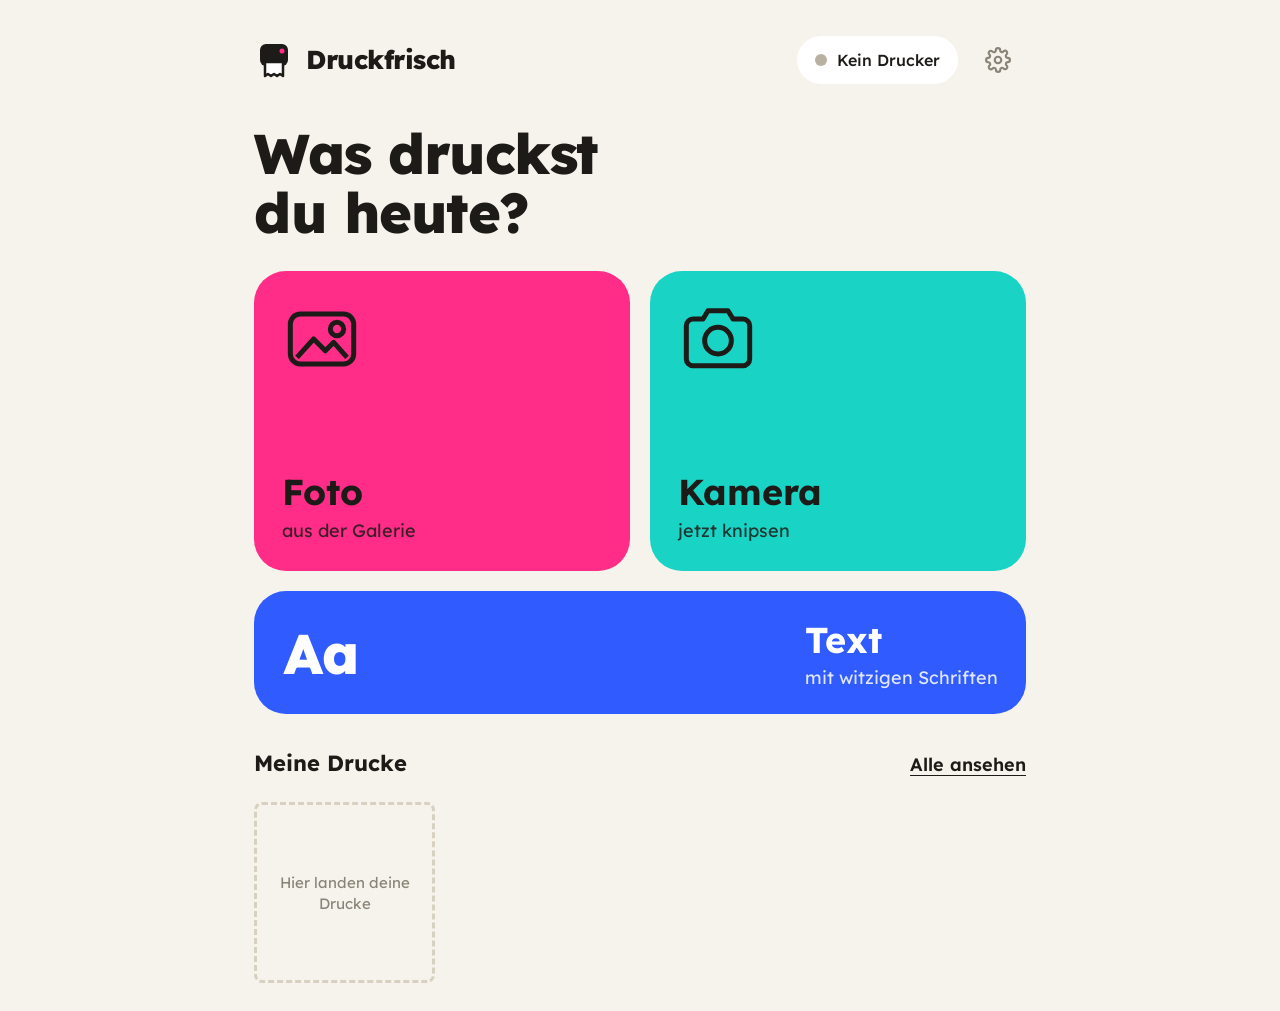
<file: index.html>
<!DOCTYPE html>
<html lang="de">
<head>
<meta charset="utf-8">
<meta name="viewport" content="width=device-width, initial-scale=1, viewport-fit=cover">
<meta name="theme-color" content="#f6f3ec">
<title>Druckfrisch</title>
<link rel="manifest" href="manifest.json">
<link rel="icon" href="icon-192.png">
<link rel="preconnect" href="https://fonts.googleapis.com">
<link href="https://fonts.googleapis.com/css2?family=Lexend:wght@400;500;600;700;800&display=swap" rel="stylesheet">
<link href="https://fonts.googleapis.com/css2?family=Bangers&family=Gochi+Hand&family=Pacifico&family=Permanent+Marker&family=Press+Start+2P&family=Rubik+Mono+One&display=swap" rel="stylesheet">
<link rel="stylesheet" href="app.css">
</head>
<body>
<div id="app">

<!-- ========== Start ========== -->
<section class="screen" id="s-start">
  <header class="bar">
    <div class="brand">
      <svg width="40" height="40" viewBox="0 0 40 40" aria-hidden="true"><rect x="6" y="4" width="28" height="22" rx="6" fill="#1d1b18"/><path d="M11 22h18v14l-3-2-3 2-3-2-3 2-3-2-3 2z" fill="#fff" stroke="#1d1b18" stroke-width="2.5" stroke-linejoin="round"/><circle cx="28" cy="11" r="2.5" fill="var(--acc)"/></svg>
      <span class="app-name">Druckfrisch</span>
    </div>
    <button class="pill status" data-status type="button"><span class="dot"></span><span class="txt">…</span></button>
    <button class="gear" id="gear" type="button" aria-label="Eltern-Bereich (2 Sekunden drücken)">
      <svg width="26" height="26" viewBox="0 0 24 24" fill="none" stroke="currentColor" stroke-width="2" aria-hidden="true"><circle cx="12" cy="12" r="3"/><path d="M19.4 15a1.7 1.7 0 0 0 .3 1.8l.1.1a2 2 0 1 1-2.8 2.8l-.1-.1a1.7 1.7 0 0 0-1.8-.3 1.7 1.7 0 0 0-1 1.5V21a2 2 0 1 1-4 0v-.1a1.7 1.7 0 0 0-1.1-1.5 1.7 1.7 0 0 0-1.8.3l-.1.1a2 2 0 1 1-2.8-2.8l.1-.1a1.7 1.7 0 0 0 .3-1.8 1.7 1.7 0 0 0-1.5-1H3a2 2 0 1 1 0-4h.1a1.7 1.7 0 0 0 1.5-1.1 1.7 1.7 0 0 0-.3-1.8l-.1-.1a2 2 0 1 1 2.8-2.8l.1.1a1.7 1.7 0 0 0 1.8.3H9a1.7 1.7 0 0 0 1-1.5V3a2 2 0 1 1 4 0v.1a1.7 1.7 0 0 0 1 1.5 1.7 1.7 0 0 0 1.8-.3l.1-.1a2 2 0 1 1 2.8 2.8l-.1.1a1.7 1.7 0 0 0-.3 1.8V9a1.7 1.7 0 0 0 1.5 1H21a2 2 0 1 1 0 4h-.1a1.7 1.7 0 0 0-1.5 1z"/></svg>
      <svg class="ring" viewBox="0 0 52 52" aria-hidden="true"><circle cx="26" cy="26" r="23"/></svg>
    </button>
  </header>
  <h1 class="hero">Was druckst<br>du heute?</h1>
  <div class="tiles">
    <button class="tile pink" id="t-foto" type="button">
      <svg width="80" height="80" viewBox="0 0 48 48" fill="none" stroke="currentColor" stroke-width="3" stroke-linejoin="round" aria-hidden="true"><rect x="5" y="9" width="38" height="30" rx="6"/><path d="M9 35l10-11 7 7 5-5 8 9"/><circle cx="33" cy="18" r="4"/></svg>
      <span><b>Foto</b><small>aus der Galerie</small></span>
    </button>
    <button class="tile tq" id="t-kamera" type="button">
      <svg width="80" height="80" viewBox="0 0 48 48" fill="none" stroke="currentColor" stroke-width="3" stroke-linejoin="round" aria-hidden="true"><path d="M5 16a4 4 0 0 1 4-4h6l3-5h12l3 5h6a4 4 0 0 1 4 4v20a4 4 0 0 1-4 4H9a4 4 0 0 1-4-4z"/><circle cx="24" cy="25" r="8"/></svg>
      <span><b>Kamera</b><small>jetzt knipsen</small></span>
    </button>
    <button class="tile blue wide" id="t-text" type="button">
      <span class="aa">Aa</span>
      <span><b>Text</b><small>mit witzigen Schriften</small></span>
    </button>
  </div>
  <section class="recent">
    <div class="row-head"><h2>Meine Drucke</h2><button class="link" id="to-history" type="button">Alle ansehen</button></div>
    <div class="recent-row" id="recent"></div>
  </section>
</section>

<!-- ========== Kamera ========== -->
<section class="screen dark" id="s-camera" hidden>
  <header class="bar">
    <button class="back" data-back type="button"><svg width="28" height="28" viewBox="0 0 24 24" fill="none" stroke="currentColor" stroke-width="2.5" aria-hidden="true"><path d="M15 6l-6 6 6 6"/></svg>Zurück</button>
    <div class="seg" role="group" aria-label="Ansicht">
      <button type="button" data-cam-view="color">Farbe</button>
      <button type="button" data-cam-view="print" aria-pressed="true">Wie gedruckt</button>
    </div>
  </header>
  <div class="viewfinder">
    <video id="video" playsinline muted autoplay></video>
    <canvas id="camPreview"></canvas>
    <p class="vf-msg" id="camMsg" hidden></p>
    <span class="vf-hint">So sieht es gedruckt aus</span>
  </div>
  <footer class="cam-bar">
    <button class="cam-side" id="cam-gallery" type="button" aria-label="Foto aus der Galerie"><svg width="40" height="40" viewBox="0 0 48 48" fill="none" stroke="#fff" stroke-width="3" stroke-linejoin="round" aria-hidden="true"><rect x="5" y="9" width="38" height="30" rx="6"/><path d="M9 35l10-11 7 7 5-5 8 9"/></svg></button>
    <button class="shutter" id="shutter" type="button" aria-label="Foto aufnehmen"><span></span></button>
    <button class="cam-side" id="cam-switch" type="button" aria-label="Kamera wechseln"><svg width="40" height="40" viewBox="0 0 24 24" fill="none" stroke="#fff" stroke-width="2" aria-hidden="true"><path d="M3 12a9 9 0 0 1 15.5-6.2L21 8M21 3v5h-5M21 12a9 9 0 0 1-15.5 6.2L3 16M3 21v-5h5"/></svg></button>
  </footer>
</section>

<!-- ========== Gestalten ========== -->
<section class="screen" id="s-editor" hidden>
  <header class="bar">
    <button class="back" data-back type="button"><svg width="28" height="28" viewBox="0 0 24 24" fill="none" stroke="currentColor" stroke-width="2.5" aria-hidden="true"><path d="M15 6l-6 6 6 6"/></svg>Zurück</button>
    <span class="grow"></span>
    <button class="round" id="undo" type="button" aria-label="Rückgängig" disabled><svg width="28" height="28" viewBox="0 0 24 24" fill="none" stroke="currentColor" stroke-width="2.5" aria-hidden="true"><path d="M9 14L4 9l5-5"/><path d="M4 9h11a5 5 0 0 1 0 10h-3"/></svg></button>
    <button class="btn blue" id="to-print" type="button">Weiter</button>
  </header>
  <div class="stage"><div class="paper" id="editPaper"><canvas id="editPreview"></canvas>
    <div class="sel" id="sel" hidden><button class="sel-del" id="sel-del" type="button" aria-label="Löschen"><svg width="26" height="26" viewBox="0 0 24 24" fill="none" stroke="currentColor" stroke-width="2.5" stroke-linecap="round" stroke-linejoin="round" aria-hidden="true"><path d="M4 7h16M10 11v6M14 11v6M6 7l1 13h10l1-13M9 7V4h6v3"/></svg></button></div>
  </div></div>
  <p class="edit-hint" id="edit-hint" hidden>Antippen zum Auswählen · ziehen zum Verschieben · mit zwei Fingern drehen und größer machen</p>
  <section class="panel">
    <div class="tabs" role="tablist">
      <button role="tab" type="button" data-tab="frame" aria-selected="true">Rahmen</button>
      <button role="tab" type="button" data-tab="stickers" aria-selected="false">Smileys</button>
      <button role="tab" type="button" data-tab="text" aria-selected="false">Text</button>
      <button role="tab" type="button" data-tab="look" aria-selected="false">Look</button>
    </div>
    <div data-pane="frame">
      <div class="frames" id="frames"></div>
      <label class="field">Beschriftung<input id="caption" maxlength="40" placeholder="z. B. Mein Hund Bello" autocomplete="off"></label>
    </div>
    <div data-pane="stickers" hidden>
      <div class="cats" id="sticker-cats" role="group" aria-label="Kategorie"></div>
      <div class="sticker-grid" id="sticker-grid"></div>
    </div>
    <div data-pane="text" hidden>
      <div id="text-format" hidden>
        <div class="cats" role="group" aria-label="Format">
          <button type="button" data-format="zettel">Zettel</button>
          <button type="button" data-format="banner">Banner</button>
        </div>
        <p class="note" id="banner-hint" hidden>Banner: Riesenbuchstaben quer über einen langen Streifen, zum Aufhängen.</p>
      </div>
      <div class="text-row">
        <label class="field grow">Dein Text<input id="text-in" maxlength="40" placeholder="z. B. Hallo Oma!" autocomplete="off" enterkeyhint="done"></label>
        <button class="btn line-btn" id="text-new" type="button">+ Neuer Text</button>
      </div>
      <div class="fonts" id="fonts"></div>
      <div class="effects" id="effects" role="group" aria-label="Effekt">
        <button type="button" data-fx="normal"><span class="fx-normal">Aa</span>Normal</button>
        <button type="button" data-fx="umriss"><span class="fx-umriss">Aa</span>Umriss</button>
        <button type="button" data-fx="negativ"><span class="fx-negativ">Aa</span>Negativ</button>
      </div>
      <label class="slider" id="text-size-row">Größe
        <span class="small-a" aria-hidden="true">A</span>
        <input type="range" id="text-size" min="16" max="160" value="56" aria-label="Textgröße">
        <span class="big-a" aria-hidden="true">A</span>
      </label>
    </div>
    <div data-pane="look" hidden>
      <div class="looks" id="looks">
        <button type="button" data-look="foto"><canvas width="120" height="90"></canvas><span>Foto</span></button>
        <button type="button" data-look="comic"><canvas width="120" height="90"></canvas><span>Comic</span></button>
        <button type="button" data-look="umriss"><canvas width="120" height="90"></canvas><span>Umriss</span></button>
      </div>
      <label class="slider">Helligkeit
        <svg width="26" height="26" viewBox="0 0 24 24" aria-hidden="true"><circle cx="12" cy="12" r="4" fill="#8a8478"/></svg>
        <input type="range" id="bright" min="-50" max="50" value="0" aria-label="Helligkeit">
        <svg width="34" height="34" viewBox="0 0 24 24" fill="none" stroke="currentColor" stroke-width="2" aria-hidden="true"><circle cx="12" cy="12" r="4"/><path d="M12 2v2M12 20v2M2 12h2M20 12h2M4.9 4.9l1.4 1.4M17.7 17.7l1.4 1.4M4.9 19.1l1.4-1.4M17.7 6.3l1.4-1.4"/></svg>
      </label>
      <button class="link quiet" id="reset-look" type="button">Zurücksetzen auf Automatik</button>
    </div>
  </section>
</section>

<!-- ========== Drucken ========== -->
<section class="screen" id="s-print" hidden>
  <header class="bar"><button class="back" data-back type="button"><svg width="28" height="28" viewBox="0 0 24 24" fill="none" stroke="currentColor" stroke-width="2.5" aria-hidden="true"><path d="M15 6l-6 6 6 6"/></svg>Zurück</button></header>
  <h1 class="title">Worauf druckst du?</h1>
  <div class="paper-choice">
    <button type="button" class="choice" data-mode="roll">
      <svg width="60" height="60" viewBox="0 0 48 48" fill="none" stroke="currentColor" stroke-width="3" stroke-linejoin="round" aria-hidden="true"><ellipse cx="14" cy="16" rx="8" ry="10"/><ellipse cx="14" cy="16" rx="3" ry="4"/><path d="M14 6h22a8 10 0 0 1 0 20H22M22 26v16l3-2 3 2 3-2 3 2 3-2 3 2V26"/></svg>
      <span><b>Rolle</b><small>normales Papier</small></span>
    </button>
    <button type="button" class="choice" data-mode="sticker">
      <svg width="60" height="60" viewBox="0 0 48 48" fill="none" stroke="currentColor" stroke-width="3" stroke-linejoin="round" aria-hidden="true"><path d="M8 8h32v20L28 40H8z"/><path d="M28 40V28h12"/><circle cx="19" cy="20" r="2" fill="currentColor"/><circle cx="29" cy="20" r="2" fill="currentColor"/><path d="M18 27q6 5 12 0"/></svg>
      <span><b>Sticker</b><small>Klebepapier mit Schneidelinie</small></span>
    </button>
  </div>
  <div class="print-body">
    <div class="print-opts">
      <div id="quality-group" hidden>
        <h2>Wie soll es aussehen?</h2>
        <div class="sizes" id="quality">
          <button type="button" data-quality="hd">Schön <span>weiche Grautöne</span></button>
          <button type="button" data-quality="fast">Schnell <span>flott und kräftig</span></button>
        </div>
      </div>
      <div id="size-group">
        <h2>Größe</h2>
        <div class="sizes" id="sizes"></div>
      </div>
      <div>
        <h2>Wie oft?</h2>
        <div class="stepper"><button type="button" class="round big" id="minus" aria-label="Weniger">−</button><output id="count">1</output><button type="button" class="round big" id="plus" aria-label="Mehr">+</button></div>
      </div>
    </div>
    <figure class="print-preview"><div class="paper small"><canvas id="printPreview"></canvas></div><figcaption id="cutHint">Entlang der gestrichelten Linie schneiden</figcaption></figure>
  </div>
  <div class="print-foot">
    <p class="statusline" data-status><span class="dot"></span><span class="txt">…</span></p>
    <button class="btn pink huge" id="do-print" type="button">
      <svg width="40" height="40" viewBox="0 0 24 24" fill="none" stroke="currentColor" stroke-width="2.5" stroke-linejoin="round" aria-hidden="true"><path d="M6 9V3h12v6M6 18H4a2 2 0 0 1-2-2v-5a2 2 0 0 1 2-2h16a2 2 0 0 1 2 2v5a2 2 0 0 1-2 2h-2"/><path d="M6 14h12v8H6z"/></svg>
      <span id="print-label">Drucken</span>
    </button>
  </div>
</section>

<!-- ========== Meine Drucke ========== -->
<section class="screen" id="s-history" hidden>
  <header class="bar"><button class="back" data-back type="button"><svg width="28" height="28" viewBox="0 0 24 24" fill="none" stroke="currentColor" stroke-width="2.5" aria-hidden="true"><path d="M15 6l-6 6 6 6"/></svg>Zurück</button></header>
  <h1 class="title">Meine Drucke</h1>
  <div class="history" id="history"></div>
  <p class="empty" id="history-empty" hidden>Noch nichts gedruckt. Alles bleibt auf diesem Tablet, kein Konto nötig.</p>
</section>

<!-- ========== Eltern ========== -->
<section class="screen grown" id="s-parents" hidden>
  <header class="bar">
    <svg width="34" height="34" viewBox="0 0 24 24" fill="none" stroke="currentColor" stroke-width="2" aria-hidden="true"><rect x="4" y="10" width="16" height="11" rx="2"/><path d="M8 10V7a4 4 0 0 1 8 0v3"/></svg>
    <h1 class="grow">Eltern-Bereich</h1>
    <button class="btn dark" data-back type="button">Fertig</button>
  </header>

  <section class="card">
    <h2>Drucker</h2>
    <div class="line"><span class="dot" id="p-dot"></span><span class="grow"><b id="p-name">Kein Drucker eingerichtet</b><small id="p-info"></small></span><button class="btn line-btn" id="p-setup" type="button">Einrichten</button></div>
    <label class="line toggle"><span class="grow">Automatisch verbinden<small id="p-auto-hint">Kind sieht keine Geräteliste</small></span><input type="checkbox" id="p-auto" checked><i></i></label>
  </section>

  <section class="card">
    <h2>Hitze und Papier</h2>
    <label class="range-row">Hitze Schnell<input type="range" id="p-heat-fast" min="0" max="100" value="70"><output id="o-heat-fast">70</output></label>
    <label class="range-row" id="p-heat-hd-row">Hitze Schön<input type="range" id="p-heat-hd" min="0" max="100" value="100"><output id="o-heat-hd">100</output></label>
    <button class="btn line-btn wide" id="p-test" type="button">Testdruck: Lineal und 16 Graustufen</button>
    <p class="note">Der Testdruck kommt einmal pro Modus. Gut ist die Hitze, wenn die Graustufen-Leiste gleichmäßig von hell nach dunkel verläuft. <b>Schnell:</b> Laufen die dunklen Felder zu einer schwarzen Fläche zusammen, Hitze verringern. <b>Schön:</b> Sind viele helle Felder weiß und ist Schwarz eher braun, Hitze erhöhen. Bewährt beim MXW01: Schnell 70, Schön 100.</p>
    <div class="line"><span class="grow">Sticker-Größen in mm<small>an dein Stickerpapier anpassen</small></span>
      <span class="trio"><input type="number" id="p-s1" min="15" max="150" value="30" aria-label="Klein in mm"><input type="number" id="p-s2" min="15" max="150" value="50" aria-label="Mittel in mm"><input type="number" id="p-s3" min="15" max="150" value="80" aria-label="Groß in mm"></span></div>
  </section>

  <section class="card">
    <h2>App</h2>
    <label class="line"><span class="grow">Name der App</span><input id="p-appname" maxlength="20" value="Druckfrisch"></label>
    <div class="line"><span class="grow">Akzentfarbe</span><span class="swatches" id="p-swatches"></span></div>
    <div class="line"><span class="grow">Version <b id="p-version"></b><small>aktualisiert sich beim Start selbst</small></span><button class="btn line-btn" id="p-update" type="button">Jetzt aktualisieren</button></div>
    <div class="line"><span class="grow">Zugang<small id="p-pin-hint">Zahnrad 2 Sekunden drücken, dann Rechenaufgabe</small></span><button class="btn line-btn" id="p-pin" type="button">PIN festlegen</button></div>
  </section>

  <details class="card">
    <summary>Erweitert</summary>
    <label class="line"><span class="grow">Protokoll</span><select id="p-proto"><option value="auto">Automatisch</option><option value="gb">Klassisch (Fun Print, GB, MX)</option><option value="mxw">MXW01</option></select></label>
    <label class="line"><span class="grow">Druckbreite<small>Automatisch: 384 Pixel beim MXW01, sonst 576</small></span>
      <select id="p-width"><option value="auto">Automatisch</option><option value="384">384 px · 203 dpi</option><option value="576">576 px · 300 dpi</option><option value="custom">eigene …</option></select></label>
    <label class="line" id="p-custom-row" hidden><span class="grow">Eigene Breite in Pixel<small>Wert aus dem Testdruck-Lineal</small></span><input type="number" id="p-custom" min="128" max="1024" step="8" value="576"></label>
    <label class="line"><span class="grow">Schnell: Paketgröße (Byte)<small>MXW01: 48 = eine Zeile</small></span><input type="number" id="p-pk-fast" min="20" max="512"></label>
    <label class="line"><span class="grow">Schnell: Pause zwischen Paketen (ms)</span><input type="number" id="p-dl-fast" min="0" max="100"></label>
    <label class="line"><span class="grow">Schön: Paketgröße (Byte)<small>96 = halbe Zeile; 192 kommt nicht an</small></span><input type="number" id="p-pk-hd" min="20" max="512"></label>
    <label class="line"><span class="grow">Schön: Pause zwischen Paketen (ms)<small>Tablet: 10 bewährt. Zu langsam bricht der Drucker ab.</small></span><input type="number" id="p-dl-hd" min="0" max="100"></label>
    <label class="line"><span class="grow">Schön: hellste sichtbare Stufe<small>Stufen darunter druckt der Drucker kaum (1–14). Hellere Töne werden fein gerastert.</small></span><input type="number" id="p-hdfloor" min="1" max="14"></label>
    <label class="line"><span class="grow">Schön: Mitteltöne<small>0,6 = Standard. Kleiner = Mitteltöne heller, größer = dunkler (0,3–1,5).</small></span><input type="number" id="p-hdgamma" min="0.3" max="1.5" step="0.05"></label>
    <label class="line toggle"><span class="grow">Bitreihenfolge umkehren<small>falls der Druck gespiegelt ist</small></span><input type="checkbox" id="p-flip"><i></i></label>
    <button class="btn line-btn wide" id="p-forget" type="button">Drucker vergessen</button>
    <pre class="log" id="p-log"></pre>
  </details>
</section>

<!-- ========== Druckvorgang ========== -->
<div class="overlay" id="printing" hidden>
  <div class="ov-card">
    <div class="ov-anim"><svg viewBox="0 0 120 120" width="120" height="120" aria-hidden="true"><rect x="20" y="20" width="80" height="44" rx="14" fill="#1d1b18"/><rect class="sheet" x="34" y="56" width="52" height="40" fill="#fff" stroke="#1d1b18" stroke-width="4"/><circle cx="84" cy="34" r="5" fill="var(--acc)"/></svg></div>
    <p id="ov-text">Druckt …</p>
    <progress id="ov-prog" max="1" value="0"></progress>
    <div class="ov-done" id="ov-done" hidden>
      <button class="btn pink" id="ov-home" type="button"><svg width="28" height="28" viewBox="0 0 24 24" fill="none" stroke="currentColor" stroke-width="2.5" stroke-linejoin="round" aria-hidden="true"><path d="M3 11l9-8 9 8"/><path d="M5 10v10h14V10"/><path d="M10 20v-6h4v6"/></svg>Zum Start</button>
      <button class="btn line-btn" id="ov-again" type="button">Nochmal drucken</button>
    </div>
  </div>
</div>

<!-- ========== Eltern-Sperre ========== -->
<div class="overlay" id="gate" hidden>
  <form class="ov-card" id="gate-form">
    <h2 id="gate-q">Was ist 7 × 8?</h2>
    <input id="gate-a" inputmode="numeric" autocomplete="off" aria-label="Antwort">
    <div class="row2"><button class="btn line-btn" type="button" id="gate-cancel">Abbrechen</button><button class="btn dark" type="submit">Öffnen</button></div>
  </form>
</div>

<div class="toast" id="toast" role="status" hidden></div>
<input type="file" id="file" accept="image/*" hidden>
</div>
<script src="stickers.js"></script>
<script src="render.js"></script>
<script src="printer.js"></script>
<script src="app.js"></script>
</body>
</html>
</file>
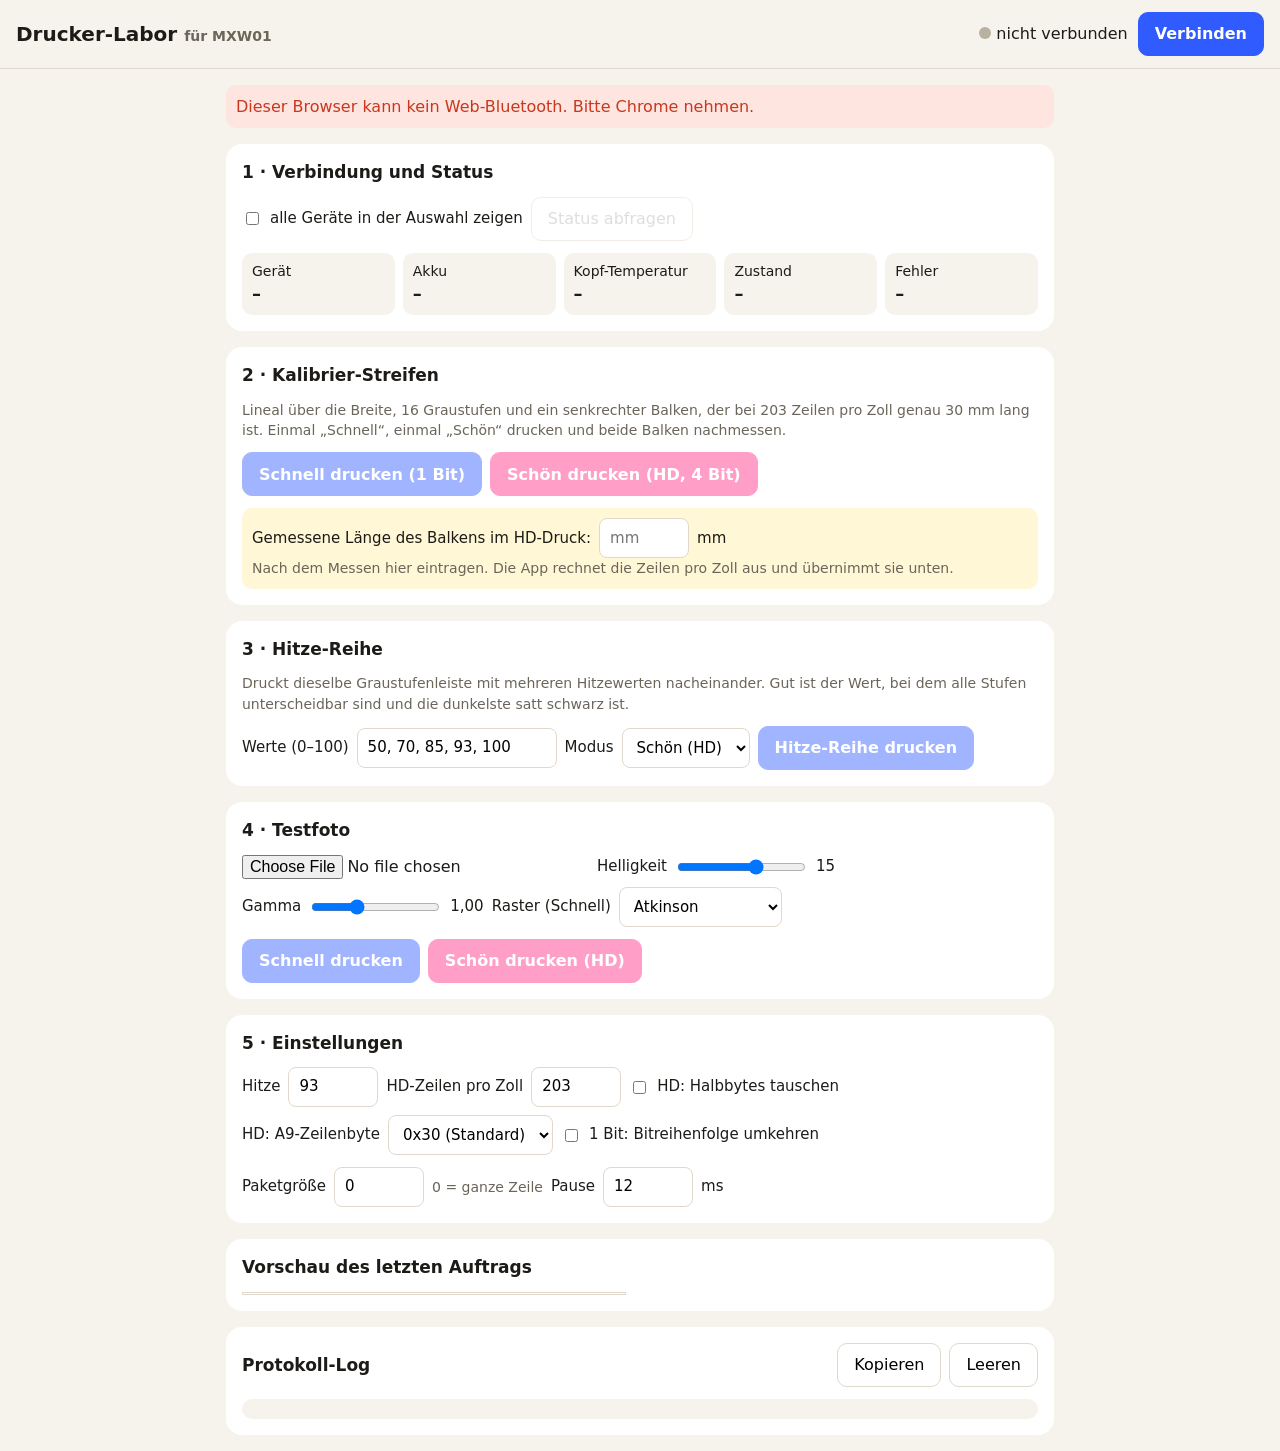
<file: labor/index.html>
<!DOCTYPE html>
<html lang="de">
<head>
<meta charset="utf-8">
<meta name="viewport" content="width=device-width, initial-scale=1">
<title>Drucker-Labor</title>
<style>
:root{--bg:#f6f3ec;--ink:#1d1b18;--mute:#6b655a;--line:#e0d9cb;--acc:#ff2d87;--blue:#2f5bff;--ok:#2f9e5b;--bad:#c8371e}
*{box-sizing:border-box;min-width:0}
body{margin:0;background:var(--bg);color:var(--ink);font:16px/1.45 system-ui,-apple-system,"Segoe UI",Roboto,sans-serif}
header{position:sticky;top:0;z-index:5;background:var(--bg);border-bottom:1px solid var(--line);padding:12px 16px;display:flex;flex-wrap:wrap;gap:10px;align-items:center}
header h1{font-size:20px;margin:0;flex:1}
main{max-width:860px;margin:0 auto;padding:16px;display:grid;gap:16px}
section{background:#fff;border-radius:16px;padding:16px;display:grid;gap:12px}
h2{font-size:17px;margin:0}
p{margin:0}.mute{color:var(--mute);font-size:14px}
button,select,input{font:inherit}
button{min-height:44px;padding:0 16px;border-radius:10px;border:1px solid var(--line);background:#fff;cursor:pointer}
button.pri{background:var(--blue);border-color:var(--blue);color:#fff;font-weight:600}
button.hd{background:var(--acc);border-color:var(--acc);color:#fff;font-weight:600}
button:disabled{opacity:.45;cursor:default}
.row{display:flex;flex-wrap:wrap;gap:8px;align-items:center}
label{display:flex;gap:8px;align-items:center;font-size:15px}
input[type=number],input[type=text],select{padding:8px 10px;border-radius:8px;border:1px solid var(--line);background:#fff;min-height:40px}
input[type=number]{width:90px}
.dot{width:12px;height:12px;border-radius:50%;background:#b8b0a1;display:inline-block}
.dot.on{background:var(--ok)}
.stat{display:grid;grid-template-columns:repeat(auto-fill,minmax(130px,1fr));gap:8px}
.stat div{background:var(--bg);border-radius:10px;padding:8px 10px;font-size:14px}
.stat b{display:block;font-size:18px}
canvas.prev{width:100%;max-width:384px;image-rendering:pixelated;border:1px solid var(--line);background:#fff;display:block}
pre{font:12px/1.4 ui-monospace,Menlo,monospace;background:var(--bg);border-radius:10px;padding:10px;max-height:260px;overflow:auto;white-space:pre-wrap;margin:0}
.calc{background:#fff7d6;border-radius:10px;padding:10px;font-size:15px}
progress{width:100%;height:10px}
.warn{background:#ffe5e0;color:var(--bad);border-radius:10px;padding:10px}
</style>
</head>
<body>
<header>
  <h1>Drucker-Labor <span class="mute">für MXW01</span></h1>
  <span id="st"><span class="dot" id="dot"></span> <span id="stTxt">nicht verbunden</span></span>
  <button class="pri" id="bConnect">Verbinden</button>
</header>
<main>
  <p class="warn" id="noBt" hidden>Dieser Browser kann kein Web-Bluetooth. Bitte Chrome nehmen.</p>

  <section>
    <h2>1 · Verbindung und Status</h2>
    <div class="row">
      <label><input type="checkbox" id="allDev"> alle Geräte in der Auswahl zeigen</label>
      <button id="bStatus" disabled>Status abfragen</button>
    </div>
    <div class="stat">
      <div>Gerät<b id="sName">–</b></div>
      <div>Akku<b id="sBat">–</b></div>
      <div>Kopf-Temperatur<b id="sTemp">–</b></div>
      <div>Zustand<b id="sState">–</b></div>
      <div>Fehler<b id="sErr">–</b></div>
    </div>
  </section>

  <section>
    <h2>2 · Kalibrier-Streifen</h2>
    <p class="mute">Lineal über die Breite, 16 Graustufen und ein senkrechter Balken, der bei 203 Zeilen pro Zoll genau 30 mm lang ist. Einmal „Schnell“, einmal „Schön“ drucken und beide Balken nachmessen.</p>
    <div class="row">
      <button class="pri" data-cal="fast" disabled>Schnell drucken (1 Bit)</button>
      <button class="hd" data-cal="hd" disabled>Schön drucken (HD, 4 Bit)</button>
    </div>
    <div class="calc">
      <label>Gemessene Länge des Balkens im HD-Druck: <input type="number" id="measHd" step="0.5" placeholder="mm"> mm</label>
      <p id="measOut" class="mute">Nach dem Messen hier eintragen. Die App rechnet die Zeilen pro Zoll aus und übernimmt sie unten.</p>
    </div>
  </section>

  <section>
    <h2>3 · Hitze-Reihe</h2>
    <p class="mute">Druckt dieselbe Graustufenleiste mit mehreren Hitzewerten nacheinander. Gut ist der Wert, bei dem alle Stufen unterscheidbar sind und die dunkelste satt schwarz ist.</p>
    <div class="row">
      <label>Werte (0–100) <input type="text" id="heatList" value="50, 70, 85, 93, 100" style="width:200px"></label>
      <label>Modus <select id="heatMode"><option value="hd">Schön (HD)</option><option value="fast">Schnell</option></select></label>
      <button class="pri" id="bHeat" disabled>Hitze-Reihe drucken</button>
    </div>
  </section>

  <section>
    <h2>4 · Testfoto</h2>
    <div class="row">
      <input type="file" id="file" accept="image/*">
      <label>Helligkeit <input type="range" id="bright" min="-60" max="60" value="15"><output id="oBright">15</output></label>
      <label>Gamma <input type="range" id="gamma" min="50" max="200" value="100"><output id="oGamma">1,00</output></label>
      <label>Raster (Schnell) <select id="dith"><option value="atk">Atkinson</option><option value="fs">Floyd–Steinberg</option><option value="bayer">Bayer</option></select></label>
    </div>
    <div class="row">
      <button class="pri" data-photo="fast" disabled>Schnell drucken</button>
      <button class="hd" data-photo="hd" disabled>Schön drucken (HD)</button>
    </div>
  </section>

  <section>
    <h2>5 · Einstellungen</h2>
    <div class="row">
      <label>Hitze <input type="number" id="heat" min="0" max="100" value="93"></label>
      <label>HD-Zeilen pro Zoll <input type="number" id="lpi" min="150" max="400" value="203"></label>
      <label><input type="checkbox" id="swapNib"> HD: Halbbytes tauschen</label>
      <label>HD: A9-Zeilenbyte <select id="hdBpl"><option value="48">0x30 (Standard)</option><option value="192">0xC0</option></select></label>
      <label><input type="checkbox" id="flipBits"> 1 Bit: Bitreihenfolge umkehren</label>
    </div>
    <div class="row">
      <label>Paketgröße <input type="number" id="chunk" min="0" max="512" value="0"> <span class="mute">0 = ganze Zeile</span></label>
      <label>Pause <input type="number" id="delay" min="0" max="100" value="12"> ms</label>
    </div>
  </section>

  <section>
    <h2>Vorschau des letzten Auftrags</h2>
    <canvas class="prev" id="prev" width="384" height="1"></canvas>
    <progress id="prog" value="0" max="1" hidden></progress>
  </section>

  <section>
    <div class="row"><h2 style="flex:1">Protokoll-Log</h2><button id="bCopy">Kopieren</button><button id="bClear">Leeren</button></div>
    <pre id="log"></pre>
  </section>
</main>

<script>
{
const $ = id => document.getElementById(id);
const W = 384, SVC = 0xae30;
const sleep = ms => new Promise(r => setTimeout(r, ms));
const hex = a => Array.from(a, b => b.toString(16).padStart(2, '0')).join(' ');
function log(m) { const l = $('log'); l.textContent += new Date().toLocaleTimeString() + '  ' + m + '\n'; l.scrollTop = l.scrollHeight; }
if (!navigator.bluetooth) $('noBt').hidden = false;

/* ---------- Einstellungen merken ---------- */
const KEYS = ['heat', 'lpi', 'chunk', 'delay', 'heatList', 'bright', 'gamma', 'dith', 'hdBpl'], CHECKS = ['swapNib', 'flipBits', 'allDev'];
try { const s = JSON.parse(localStorage.getItem('df_labor') || '{}'); KEYS.forEach(k => s[k] != null && ($(k).value = s[k])); CHECKS.forEach(k => s[k] != null && ($(k).checked = s[k])); } catch {}
const persist = () => { const s = {}; KEYS.forEach(k => s[k] = $(k).value); CHECKS.forEach(k => s[k] = $(k).checked); try { localStorage.setItem('df_labor', JSON.stringify(s)); } catch {} };
[...KEYS, ...CHECKS].forEach(k => $(k).addEventListener('change', persist));
const outs = () => { $('oBright').textContent = $('bright').value; $('oGamma').textContent = (+$('gamma').value / 100).toFixed(2).replace('.', ','); };
$('bright').addEventListener('input', outs); $('gamma').addEventListener('input', outs); outs();

/* ---------- MXW01-Protokoll ---------- */
const CRC = new Uint8Array(256);
for (let i = 0; i < 256; i++) { let c = i; for (let j = 0; j < 8; j++) c = c & 0x80 ? ((c << 1) ^ 0x07) & 0xff : (c << 1) & 0xff; CRC[i] = c; }
const crc8 = d => { let c = 0; for (const b of d) c = CRC[(c ^ b) & 0xff]; return c; };
const cmd = (c, d) => { d = Array.from(d); return Uint8Array.from([0x22, 0x21, c, 0x00, d.length & 0xff, d.length >> 8, ...d, crc8(d), 0xff]); };

let dev = null, chCtl = null, chNot = null, chData = null, busy = false, waiters = [];
const STATES = ['bereit', 'druckt', 'Vorschub', 'Auswurf'];
const ERRS = { 0x01: 'kein Papier', 0x09: 'kein Papier', 0x04: 'überhitzt', 0x08: 'Akku schwach' };

function onNotify(e) {
  const v = new Uint8Array(e.target.value.buffer);
  log('← ' + hex(v));
  if (v[0] !== 0x22 || v[1] !== 0x21) return;
  const c = v[2], d = v.slice(6);
  if (c === 0xa1) {
    $('sBat').textContent = d[3] != null ? d[3] + ' %' : '–';
    $('sTemp').textContent = d[4] != null ? d[4] + ' °C' : '–';
    $('sState').textContent = STATES[d[0]] ?? String(d[0]);
    $('sErr').textContent = d[6] === 0 ? 'keiner' : (ERRS[d[7]] || 'Code 0x' + (d[7] ?? 0).toString(16));
  }
  waiters = waiters.filter(w => (w.c === c ? (w.res(d), false) : true));
}
function waitFor(c, ms) {
  return new Promise((res, rej) => { const w = { c, res }; waiters.push(w); setTimeout(() => { if (waiters.includes(w)) { waiters = waiters.filter(x => x !== w); rej(new Error('keine Antwort auf 0x' + c.toString(16))); } }, ms); });
}
async function send(c, d) { const p = cmd(c, d); log('→ ' + hex(p)); await chCtl.writeValueWithoutResponse(p); }

function setUi(on) {
  $('dot').classList.toggle('on', on);
  $('stTxt').textContent = on ? (dev.name || 'verbunden') : 'nicht verbunden';
  $('sName').textContent = on ? (dev.name || '?') : '–';
  document.querySelectorAll('[data-cal],[data-photo],#bHeat,#bStatus').forEach(b => b.disabled = !on || busy);
}
async function connect() {
  try {
    const opts = $('allDev').checked ? { acceptAllDevices: true, optionalServices: [SVC] } : { filters: [{ namePrefix: 'MXW' }], optionalServices: [SVC] };
    dev = await navigator.bluetooth.requestDevice(opts);
    dev.addEventListener('gattserverdisconnected', () => { log('getrennt'); chCtl = null; setUi(false); });
    log('verbinde mit ' + (dev.name || dev.id));
    const srv = await dev.gatt.connect(), svc = await srv.getPrimaryService(SVC);
    chCtl = await svc.getCharacteristic(0xae01);
    chNot = await svc.getCharacteristic(0xae02);
    chData = await svc.getCharacteristic(0xae03);
    await chNot.startNotifications(); chNot.addEventListener('characteristicvaluechanged', onNotify);
    log('verbunden'); setUi(true);
    await status();
  } catch (e) { if (e.name !== 'NotFoundError') log('Fehler: ' + e.message); setUi(false); }
}
async function status() { try { const p = waitFor(0xa1, 3000); await send(0xa1, [0x00]); await p; } catch (e) { log(e.message); } }

/* ---------- Bilddaten ---------- */
// grey: Float32Array 0..255 (255 = weiß), h Zeilen
function pack1(bits, h) {
  const out = new Uint8Array(h * 48), flip = $('flipBits').checked;
  for (let y = 0; y < h; y++) for (let x = 0; x < W; x++) if (bits[y * W + x]) out[y * 48 + (x >> 3)] |= flip ? (0x80 >> (x & 7)) : (1 << (x & 7));
  return out;
}
function pack4(levels, h) {
  const out = new Uint8Array(h * 192), swap = $('swapNib').checked;
  for (let y = 0; y < h; y++) for (let x = 0; x < W; x += 2) {
    const a = levels[y * W + x], b = levels[y * W + x + 1];
    out[y * 192 + (x >> 1)] = swap ? (b << 4) | a : (a << 4) | b;
  }
  return out;
}
const toLevels = g => { const l = new Uint8Array(g.length); for (let i = 0; i < g.length; i++) l[i] = Math.max(0, Math.min(15, Math.round((255 - g[i]) / 255 * 15))); return l; };
function dither(g, h, how) {
  g = Float32Array.from(g); const out = new Uint8Array(W * h);
  if (how === 'bayer') {
    const M = [0, 32, 8, 40, 2, 34, 10, 42, 48, 16, 56, 24, 50, 18, 58, 26, 12, 44, 4, 36, 14, 46, 6, 38, 60, 28, 52, 20, 62, 30, 54, 22, 3, 35, 11, 43, 1, 33, 9, 41, 51, 19, 59, 27, 49, 17, 57, 25, 15, 47, 7, 39, 13, 45, 5, 37, 63, 31, 55, 23, 61, 29, 53, 21];
    for (let y = 0; y < h; y++) for (let x = 0; x < W; x++) out[y * W + x] = g[y * W + x] < (M[(y & 7) * 8 + (x & 7)] + .5) * 4 ? 1 : 0;
    return out;
  }
  const atk = how === 'atk';
  for (let y = 0; y < h; y++) for (let x = 0; x < W; x++) {
    const i = y * W + x, o = g[i], n = o < 128 ? 0 : 255; out[i] = n ? 0 : 1; const e = o - n;
    const add = (dx, dy, k) => { const xx = x + dx, yy = y + dy; if (xx >= 0 && xx < W && yy < h) g[yy * W + xx] += e * k; };
    if (atk) { const k = 1 / 8; add(1, 0, k); add(2, 0, k); add(-1, 1, k); add(0, 1, k); add(1, 1, k); add(0, 2, k); }
    else { add(1, 0, 7 / 16); add(-1, 1, 3 / 16); add(0, 1, 5 / 16); add(1, 1, 1 / 16); }
  }
  return out;
}
function preview(job) {
  const c = $('prev'); c.width = W; c.height = job.h;
  const x = c.getContext('2d'), im = x.createImageData(W, job.h);
  for (let i = 0; i < W * job.h; i++) { const v = job.hd ? 255 - job.levels[i] * 17 : (job.bits[i] ? 20 : 255); im.data[i * 4] = im.data[i * 4 + 1] = im.data[i * 4 + 2] = v; im.data[i * 4 + 3] = 255; }
  x.putImageData(im, 0, 0);
}
function canvasGrey(c) { const d = c.getContext('2d').getImageData(0, 0, c.width, c.height).data, g = new Float32Array(c.width * c.height); for (let i = 0; i < g.length; i++) g[i] = 0.299 * d[i * 4] + 0.587 * d[i * 4 + 1] + 0.114 * d[i * 4 + 2]; return g; }

// Kalibrier-Streifen: Text, Lineal, 16 Stufen, 30-mm-Balken (240 Zeilen bei 203 lpi)
function calibration(hd, heat) {
  const H = 404, c = document.createElement('canvas'); c.width = W; c.height = H;
  const x = c.getContext('2d'); x.fillStyle = '#fff'; x.fillRect(0, 0, W, H); x.fillStyle = '#000';
  x.font = 'bold 20px sans-serif'; x.fillText((hd ? 'SCHÖN (HD)' : 'SCHNELL') + ' · Hitze ' + heat, 4, 22);
  for (let px = 0; px < W; px += 8) { const big = px % 64 === 0; x.fillRect(px, 30, 2, big ? 22 : 10); if (big) { x.font = 'bold 12px sans-serif'; x.fillText(String(px), px + 3, 66); } }
  x.fillRect(W - 2, 30, 2, 30);
  for (let i = 0; i < 16; i++) { const v = Math.round(255 - i * 17); x.fillStyle = `rgb(${v},${v},${v})`; x.fillRect(i * 24, 76, 24, 50); }
  x.fillStyle = '#000'; x.font = 'bold 12px sans-serif';
  for (let i = 0; i < 16; i += 3) x.fillText(String(i), i * 24 + 7, 142);
  // Balken: exakt 240 Zeilen
  x.fillRect(8, 152, 40, 2); x.fillRect(20, 152, 16, 240); x.fillRect(8, 390, 40, 2);
  x.font = 'bold 16px sans-serif'; x.fillText('Balken messen:', 60, 220); x.fillText('203 lpi = 30 mm', 60, 242); x.fillText('300 lpi = 20,3 mm', 60, 264);
  const g = canvasGrey(c);
  return hd ? { hd, h: H, levels: toLevels(g) } : { hd, h: H, bits: dither(g, H, 'bayer') };
}
function heatStrip(hd, heat) {
  const H = 96, c = document.createElement('canvas'); c.width = W; c.height = H;
  const x = c.getContext('2d'); x.fillStyle = '#fff'; x.fillRect(0, 0, W, H); x.fillStyle = '#000';
  x.font = 'bold 20px sans-serif'; x.fillText('Hitze ' + heat + (hd ? ' · HD' : ' · Schnell'), 4, 22);
  for (let i = 0; i < 16; i++) { const v = Math.round(255 - i * 17); x.fillStyle = `rgb(${v},${v},${v})`; x.fillRect(i * 24, 32, 24, 56); }
  const g = canvasGrey(c);
  return hd ? { hd, h: H, levels: toLevels(g) } : { hd, h: H, bits: dither(g, H, 'bayer') };
}
let photo = null;
$('file').addEventListener('change', async e => {
  const f = e.target.files[0]; if (!f) return;
  try { photo = await createImageBitmap(f, { imageOrientation: 'from-image' }); log(`Foto geladen: ${photo.width}×${photo.height}`); }
  catch { log('Foto konnte nicht gelesen werden'); }
});
function photoJob(hd) {
  const yScale = hd ? (+$('lpi').value || 203) / 203 : 1;
  const H = Math.max(1, Math.round(photo.height * W / photo.width * yScale));
  const c = document.createElement('canvas'); c.width = W; c.height = H;
  const x = c.getContext('2d'); x.fillStyle = '#fff'; x.fillRect(0, 0, W, H); x.drawImage(photo, 0, 0, W, H);
  const g = canvasGrey(c);
  // Tonwerte strecken, aufhellen, Gamma
  const hist = new Uint32Array(256); for (const v of g) hist[v | 0]++;
  let a = 0, lo = 0, hi = 255; for (let i = 0; i < 256; i++) { a += hist[i]; if (a > g.length * .01) { lo = i; break; } }
  a = 0; for (let i = 255; i >= 0; i--) { a += hist[i]; if (a > g.length * .01) { hi = i; break; } }
  const k = hi - lo > 30 ? 255 / (hi - lo) : 1, br = +$('bright').value, gm = +$('gamma').value / 100;
  for (let i = 0; i < g.length; i++) { let v = Math.max(0, Math.min(255, (g[i] - lo) * k + br)); g[i] = 255 * Math.pow(v / 255, 1 / gm); }
  return hd ? { hd, h: H, levels: toLevels(g) } : { hd, h: H, bits: dither(g, H, $('dith').value) };
}

/* ---------- Drucken ---------- */
async function printJob(job, heat) {
  const bpl = job.hd ? 192 : 48;
  const lines = Math.max(90, job.h);
  const data = new Uint8Array(lines * bpl);
  data.set(job.hd ? pack4(job.levels, job.h) : pack1(job.bits, job.h));
  preview(job);
  await send(0xa2, [Math.max(0, Math.min(100, heat))]);
  await sleep(50);
  await status();
  const a9Byte = job.hd ? (+$('hdBpl').value || 48) : 48;
  const ack = waitFor(0xa9, 3000);
  await send(0xa9, [lines & 0xff, lines >> 8, a9Byte, job.hd ? 0x02 : 0x00]);
  log(`   A9: ${lines} Zeilen, Zeilenbyte 0x${a9Byte.toString(16)}, Modus ${job.hd ? 'HD (0x02)' : 'Schnell (0x00)'}`);
  try { const d = await ack; if (d[0] !== 0) throw new Error('A9 abgelehnt (Code 0x' + d[0].toString(16) + ')'); log('   A9 angenommen'); } catch (e) { if (/abgelehnt/.test(e.message)) throw e; log(e.message + ' – sende trotzdem'); }
  const chunk = +$('chunk').value || bpl, gap = +$('delay').value, prog = $('prog');
  prog.hidden = false; prog.max = data.length;
  const t0 = performance.now();
  for (let o = 0; o < data.length; o += chunk) {
    await chData.writeValueWithoutResponse(data.slice(o, o + chunk));
    if (gap) await sleep(gap);
    prog.value = o;
  }
  log(`${lines} Zeilen à ${bpl} Byte gesendet in ${((performance.now() - t0) / 1000).toFixed(1)} s`);
  const done = waitFor(0xaa, Math.max(90000, 20000 + lines * 60));
  const t1 = performance.now();
  await send(0xad, [0x00]);
  try {
    const d = await done, s = ((performance.now() - t1) / 1000).toFixed(1);
    if (d[0] === 0) log(`Druck fertig nach ${s} s, OK`);
    else log(`Druck abgebrochen nach ${s} s, Code 0x${d[0].toString(16)}`);
  } catch (e) { log(e.message); }
  prog.hidden = true;
}
async function run(fn) {
  if (busy || !chCtl) return;
  busy = true; setUi(true);
  try { await fn(); } catch (e) { log('Fehler: ' + e.message); }
  busy = false; setUi(!!chCtl);
}
$('bConnect').addEventListener('click', connect);
$('bStatus').addEventListener('click', () => run(status));
document.querySelectorAll('[data-cal]').forEach(b => b.addEventListener('click', () => run(async () => {
  const hd = b.dataset.cal === 'hd', heat = +$('heat').value;
  await printJob(calibration(hd, heat), heat);
})));
$('bHeat').addEventListener('click', () => run(async () => {
  const hd = $('heatMode').value === 'hd';
  const vals = $('heatList').value.split(/[,; ]+/).map(Number).filter(v => v >= 0 && v <= 100);
  for (const v of vals) { log('Hitze-Reihe: ' + v); await printJob(heatStrip(hd, v), v); await sleep(400); }
}));
document.querySelectorAll('[data-photo]').forEach(b => b.addEventListener('click', () => run(async () => {
  if (!photo) { log('Erst ein Foto wählen'); return; }
  await printJob(photoJob(b.dataset.photo === 'hd'), +$('heat').value);
})));
$('measHd').addEventListener('input', e => {
  const mm = +e.target.value;
  if (!mm) { $('measOut').textContent = 'Nach dem Messen hier eintragen.'; return; }
  const lpi = Math.round(240 / mm * 25.4);
  $('measOut').textContent = `240 Zeilen auf ${String(mm).replace('.', ',')} mm ergeben ${lpi} Zeilen pro Zoll. Übernommen.`;
  $('lpi').value = lpi; persist();
});
$('bCopy').addEventListener('click', async () => { try { await navigator.clipboard.writeText($('log').textContent); log('Log kopiert'); } catch { log('Kopieren nicht möglich'); } });
$('bClear').addEventListener('click', () => $('log').textContent = '');
setUi(false);
}
</script>
</body>
</html>
</file>
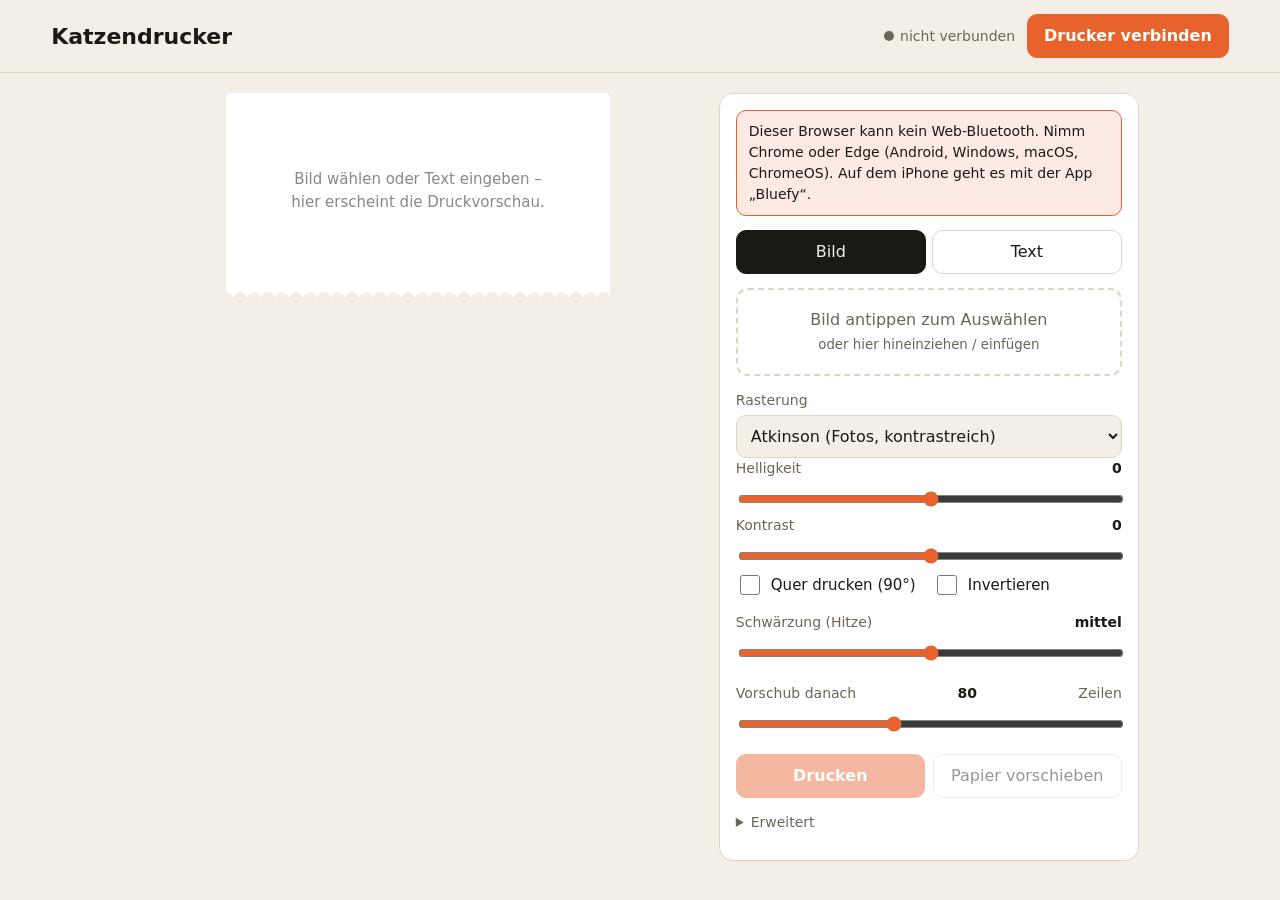
<file: kiddyprinter.html>
<!DOCTYPE html>
<html lang="de">
<head>
<meta charset="utf-8">
<meta name="viewport" content="width=device-width, initial-scale=1">
<meta name="theme-color" content="#f3efe6">
<title>Katzendrucker</title>
<style>
/* VOICE: freundlich, werkstattartig, kein Schnickschnack
   IDEA: ein Kassenbon – die Vorschau ist ein Papierstreifen
   PICTURE: der Bon mit dem gerasterten Bild, groß oben
   COLOUR: Papier-Weiß, Graphit, ein orangefarbener Akzent
   TYPE: Inter für alles, Zahlen tabellarisch */
:root{color-scheme:light dark;--bg:light-dark(#f3efe6,#16140f);--card:light-dark(#fff,#221f19);--ink:light-dark(#1b1915,#efe9dc);--mute:light-dark(#6b655a,#a59d8e);--line:light-dark(#ddd6c8,#3a352c);--acc:#e8622c;--ok:#2e8b57;--err:#c8371e}
:root[data-theme=light]{color-scheme:light}:root[data-theme=dark]{color-scheme:dark}
*{box-sizing:border-box;min-width:0}
body{margin:0;background:var(--bg);color:var(--ink);font:16px/1.5 system-ui,-apple-system,"Segoe UI",Roboto,sans-serif;overflow-x:clip}
header{display:flex;align-items:center;gap:12px;flex-wrap:wrap;padding:14px max(4vw,14px);border-bottom:1px solid var(--line);position:sticky;top:0;background:var(--bg);z-index:5}
h1{font-size:22px;margin:0;flex:1}
.dot{width:10px;height:10px;border-radius:50%;background:var(--mute);display:inline-block;margin-right:6px}
.dot.on{background:var(--ok)}
#status{font-size:14px;color:var(--mute)}
button,select,input[type=text],textarea{font:inherit;font-size:16px}
button{min-height:44px;padding:0 16px;border-radius:10px;border:1px solid var(--line);background:var(--card);color:var(--ink);cursor:pointer}
button.pri{background:var(--acc);border-color:var(--acc);color:#fff;font-weight:600}
button:disabled{opacity:.45;cursor:default}
button:focus-visible,select:focus-visible,input:focus-visible,textarea:focus-visible{outline:3px solid var(--acc);outline-offset:2px}
main{display:grid;grid-template-columns:minmax(0,1fr) minmax(0,420px);gap:24px;padding:20px max(4vw,14px);max-width:1100px;margin:auto}
@media(max-width:760px){main{grid-template-columns:minmax(0,1fr)}}
.paper{background:#fff;padding:14px 0 26px;border-radius:4px;box-shadow:0 1px 0 #0001,0 10px 30px #0002;max-width:384px;margin:0 auto;
  -webkit-mask:radial-gradient(circle 7px at 7px 100%,#0000 98%,#000) -7px 0/14px 100% repeat-x}
#preview{display:block;width:100%;image-rendering:pixelated;background:#fff}
.empty{color:#888;text-align:center;padding:60px 20px;font-size:15px}
.panel{background:var(--card);border:1px solid var(--line);border-radius:14px;padding:16px;display:grid;gap:14px;align-content:start}
.tabs{display:flex;gap:6px}
.tabs button{flex:1}
.tabs button[aria-selected=true]{background:var(--ink);color:var(--bg);border-color:var(--ink)}
label{display:grid;gap:4px;font-size:14px;color:var(--mute)}
label span{display:flex;justify-content:space-between}
label b{color:var(--ink);font-weight:600;font-variant-numeric:tabular-nums}
input[type=range]{width:100%;accent-color:var(--acc);height:28px}
select,input[type=text],textarea{width:100%;padding:10px;border-radius:10px;border:1px solid var(--line);background:var(--bg);color:var(--ink)}
textarea{min-height:110px;resize:vertical}
.row{display:flex;gap:8px;flex-wrap:wrap}
.row>*{flex:1}
.chk{display:flex;align-items:center;gap:8px;color:var(--ink);font-size:15px}
.chk input{width:20px;height:20px;accent-color:var(--acc)}
.drop{border:2px dashed var(--line);border-radius:12px;padding:18px;text-align:center;cursor:pointer;color:var(--mute)}
.drop.over{border-color:var(--acc);color:var(--ink)}
progress{width:100%;height:10px;accent-color:var(--acc)}
details{font-size:14px}
summary{cursor:pointer;min-height:32px;color:var(--mute)}
#log{font:12px/1.4 ui-monospace,Menlo,monospace;background:var(--bg);border-radius:8px;padding:8px;max-height:160px;overflow:auto;white-space:pre-wrap;color:var(--mute)}
.warn{background:#e8622c22;border:1px solid var(--acc);border-radius:10px;padding:10px 12px;font-size:14px}
[hidden]{display:none!important}
</style>
</head>
<body>
<header>
  <h1>Katzendrucker</h1>
  <span id="status"><span class="dot" id="dot"></span>nicht verbunden</span>
  <button id="btnConnect" class="pri">Drucker verbinden</button>
</header>
<main>
  <section>
    <div class="paper"><canvas id="preview" width="384" height="1"></canvas><div class="empty" id="empty">Bild wählen oder Text eingeben –<br>hier erscheint die Druckvorschau.</div></div>
  </section>
  <section class="panel">
    <div class="warn" id="noBt" hidden>Dieser Browser kann kein Web-Bluetooth. Nimm Chrome oder Edge (Android, Windows, macOS, ChromeOS). Auf dem iPhone geht es mit der App „Bluefy“.</div>
    <div class="tabs" role="tablist">
      <button role="tab" aria-selected="true" data-tab="img">Bild</button>
      <button role="tab" aria-selected="false" data-tab="txt">Text</button>
    </div>
    <div id="tab-img">
      <input type="file" id="file" accept="image/*" hidden>
      <div class="drop" id="drop" tabindex="0">Bild antippen zum Auswählen<br><small>oder hier hineinziehen / einfügen</small></div>
    </div>
    <div id="tab-txt" hidden>
      <label>Text<textarea id="text">Einkaufsliste
- Milch
- Brot
- Katzenfutter</textarea></label>
      <div class="row">
        <label><span>Schriftgröße <b id="vFs">28</b></span><input type="range" id="fs" min="14" max="96" value="28"></label>
      </div>
      <div class="row">
        <label class="chk"><input type="checkbox" id="bold" checked>Fett</label>
        <label class="chk"><input type="checkbox" id="center">Zentriert</label>
      </div>
    </div>
    <div id="imgOpts">
      <label>Rasterung<select id="dither">
        <option value="fs">Floyd–Steinberg (Fotos)</option>
        <option value="atk" selected>Atkinson (Fotos, kontrastreich)</option>
        <option value="bayer">Raster / Bayer (Comic-Look)</option>
        <option value="thr">Schwelle (Grafiken, Logos)</option>
      </select></label>
      <label><span>Helligkeit <b id="vBr">0</b></span><input type="range" id="br" min="-100" max="100" value="0"></label>
      <label><span>Kontrast <b id="vCo">0</b></span><input type="range" id="co" min="-100" max="100" value="0"></label>
      <div class="row">
        <label class="chk"><input type="checkbox" id="rot">Quer drucken (90°)</label>
        <label class="chk"><input type="checkbox" id="inv">Invertieren</label>
      </div>
    </div>
    <label><span>Schwärzung (Hitze) <b id="vEn">mittel</b></span><input type="range" id="en" min="1" max="5" value="3"></label>
    <label><span>Vorschub danach <b id="vFeed">80</b> Zeilen</span><input type="range" id="feed" min="0" max="200" step="10" value="80"></label>
    <div class="row">
      <button id="btnPrint" class="pri" disabled>Drucken</button>
      <button id="btnFeed" disabled>Papier vorschieben</button>
    </div>
    <progress id="prog" value="0" max="1" hidden></progress>
    <details>
      <summary>Erweitert</summary>
      <div style="display:grid;gap:12px;margin-top:8px">
        <label>Protokoll<select id="proto">
          <option value="auto">Automatisch (nach Gerätename)</option>
          <option value="gb">Klassisch (GB01/GB02/GB03/GT01/MX05–MX10/YT01 …)</option>
          <option value="mxw">MXW01-Familie</option>
        </select></label>
        <label><span>Paketgröße <b id="vMtu">128</b> Byte</span><input type="range" id="mtu" min="20" max="240" step="4" value="128"></label>
        <label><span>Pause zwischen Paketen <b id="vDly">12</b> ms</span><input type="range" id="dly" min="0" max="60" value="12"></label>
        <label class="chk"><input type="checkbox" id="flip">Bitreihenfolge umkehren (falls Druck gespiegelt)</label>
        <div id="log"></div>
      </div>
    </details>
  </section>
</main>
<script>
{
const $ = id => document.getElementById(id);
const W = 384, BPR = W / 8;
const log = m => { const l = $('log'); l.textContent += m + '\n'; l.scrollTop = l.scrollHeight; };
if (!navigator.bluetooth) { $('noBt').hidden = false; }

/* ---------- Bildverarbeitung ---------- */
let srcImg = null, mode = 'img', bits = null, rows = 0;
const prev = $('preview'), pctx = prev.getContext('2d', { willReadFrequently: true });

function grayFromImage() {
  const rot = $('rot').checked;
  const iw = rot ? srcImg.height : srcImg.width, ih = rot ? srcImg.width : srcImg.height;
  const h = Math.max(1, Math.round(ih * W / iw));
  const c = document.createElement('canvas'); c.width = W; c.height = h;
  const x = c.getContext('2d', { willReadFrequently: true });
  x.fillStyle = '#fff'; x.fillRect(0, 0, W, h);
  x.save();
  if (rot) { x.translate(W, 0); x.rotate(Math.PI / 2); x.drawImage(srcImg, 0, 0, h, W); }
  else x.drawImage(srcImg, 0, 0, W, h);
  x.restore();
  return { data: x.getImageData(0, 0, W, h).data, h };
}

function grayFromText() {
  const fs = +$('fs').value, font = `${$('bold').checked ? '700' : '400'} ${fs}px system-ui, sans-serif`;
  const m = document.createElement('canvas').getContext('2d'); m.font = font;
  const lines = [];
  for (const para of $('text').value.split('\n')) {
    let cur = '';
    for (const w of para.split(' ')) {
      const t = cur ? cur + ' ' + w : w;
      if (m.measureText(t).width > W - 8 && cur) { lines.push(cur); cur = w; } else cur = t;
    }
    lines.push(cur);
  }
  const lh = Math.round(fs * 1.25), h = Math.max(1, lines.length * lh + 8);
  const c = document.createElement('canvas'); c.width = W; c.height = h;
  const x = c.getContext('2d', { willReadFrequently: true });
  x.fillStyle = '#fff'; x.fillRect(0, 0, W, h);
  x.fillStyle = '#000'; x.font = font; x.textBaseline = 'top';
  const ctr = $('center').checked; x.textAlign = ctr ? 'center' : 'left';
  lines.forEach((l, i) => x.fillText(l, ctr ? W / 2 : 4, 4 + i * lh));
  return { data: x.getImageData(0, 0, W, h).data, h };
}

const BAYER = [0,32,8,40,2,34,10,42,48,16,56,24,50,18,58,26,12,44,4,36,14,46,6,38,60,28,52,20,62,30,54,22,3,35,11,43,1,33,9,41,51,19,59,27,49,17,57,25,15,47,7,39,13,45,5,37,63,31,55,23,61,29,53,21];

function render() {
  if (mode === 'img' && !srcImg) { $('empty').hidden = false; prev.height = 1; bits = null; updateBtns(); return; }
  const { data, h } = mode === 'img' ? grayFromImage() : grayFromText();
  const n = W * h, g = new Float32Array(n);
  const br = +$('br').value * 1.28, co = +$('co').value, f = (259 * (co + 255)) / (255 * (259 - co));
  const inv = $('inv').checked && mode === 'img';
  for (let i = 0; i < n; i++) {
    let v = 0.299 * data[i*4] + 0.587 * data[i*4+1] + 0.114 * data[i*4+2];
    if (mode === 'img') { v = f * (v - 128) + 128 + br; if (inv) v = 255 - v; }
    g[i] = v;
  }
  const out = new Uint8Array(n); // 1 = schwarz
  const d = mode === 'txt' ? 'thr' : $('dither').value;
  if (d === 'thr') for (let i = 0; i < n; i++) out[i] = g[i] < 128 ? 1 : 0;
  else if (d === 'bayer') for (let y = 0; y < h; y++) for (let x = 0; x < W; x++) { const i = y*W+x; out[i] = g[i] < (BAYER[(y&7)*8+(x&7)] + 0.5) * 4 ? 1 : 0; }
  else {
    const atk = d === 'atk';
    for (let y = 0; y < h; y++) for (let x = 0; x < W; x++) {
      const i = y * W + x, o = g[i], nv = o < 128 ? 0 : 255; out[i] = nv ? 0 : 1;
      const e = o - nv;
      const add = (dx, dy, k) => { const xx = x + dx, yy = y + dy; if (xx >= 0 && xx < W && yy < h) g[yy*W+xx] += e * k; };
      if (atk) { const k = 1/8; add(1,0,k); add(2,0,k); add(-1,1,k); add(0,1,k); add(1,1,k); add(0,2,k); }
      else { add(1,0,7/16); add(-1,1,3/16); add(0,1,5/16); add(1,1,1/16); }
    }
  }
  bits = out; rows = h;
  prev.height = h;
  const im = pctx.createImageData(W, h);
  for (let i = 0; i < n; i++) { const v = out[i] ? 20 : 255; im.data[i*4] = im.data[i*4+1] = im.data[i*4+2] = v; im.data[i*4+3] = 255; }
  pctx.putImageData(im, 0, 0);
  $('empty').hidden = true;
  updateBtns();
}

function rowBytes(y) {
  const b = new Uint8Array(BPR), flip = $('flip').checked;
  for (let x = 0; x < W; x++) if (bits[y*W+x]) b[x >> 3] |= flip ? (0x80 >> (x & 7)) : (1 << (x & 7));
  return b;
}

/* ---------- Bluetooth ---------- */
const CRC = new Uint8Array(256);
for (let i = 0; i < 256; i++) { let c = i; for (let j = 0; j < 8; j++) c = c & 0x80 ? ((c << 1) ^ 0x07) & 0xff : (c << 1) & 0xff; CRC[i] = c; }
const crc8 = d => { let c = 0; for (const b of d) c = CRC[(c ^ b) & 0xff]; return c; };

let dev = null, chWrite = null, chNotify = null, chData = null, proto = 'gb', busy = false, paused = false, waiters = [];

function pkt(head, cmd, data) {
  data = Array.from(data);
  return [...head, cmd, 0x00, data.length & 0xff, (data.length >> 8) & 0xff, ...data, crc8(data), 0xff];
}
const gbCmd = (c, d) => pkt([0x51, 0x78], c, d);
const mxCmd = (c, d) => pkt([0x22, 0x21], c, d);
const sleep = ms => new Promise(r => setTimeout(r, ms));

async function writeChunks(ch, bytes) {
  const size = +$('mtu').value, dly = +$('dly').value, arr = Uint8Array.from(bytes);
  for (let o = 0; o < arr.length; o += size) {
    while (paused) await sleep(20);
    const part = arr.slice(o, o + size);
    if (ch.writeValueWithoutResponse) await ch.writeValueWithoutResponse(part); else await ch.writeValue(part);
    if (dly) await sleep(dly);
    setProg(o + size, arr.length);
  }
}
function setProg(v, m) { const p = $('prog'); p.max = m; p.value = Math.min(v, m); }

function onNotify(e) {
  const v = new Uint8Array(e.target.value.buffer);
  log('← ' + Array.from(v, b => b.toString(16).padStart(2, '0')).join(' '));
  if (v[0] === 0x51 && v[1] === 0x78 && v[2] === 0xae) paused = v[6] === 0x10;
  if (v[0] === 0x22 && v[1] === 0x21) {
    const cmd = v[2];
    waiters = waiters.filter(w => { if (w.cmd === cmd) { w.res(v); return false; } return true; });
  }
}
function waitFor(cmd, ms = 8000) {
  return new Promise((res, rej) => { const w = { cmd, res }; waiters.push(w); setTimeout(() => { waiters = waiters.filter(x => x !== w); rej(new Error('Keine Antwort vom Drucker (0x' + cmd.toString(16) + ')')); }, ms); });
}

async function connect() {
  try {
    setStatus('suche …');
    dev = await navigator.bluetooth.requestDevice({ acceptAllDevices: true, optionalServices: [0xae30, 0xaf30, 0xae3a] });
    dev.addEventListener('gattserverdisconnected', () => { chWrite = null; setStatus('getrennt'); updateBtns(); });
    setStatus('verbinde mit ' + (dev.name || 'Gerät') + ' …');
    const srv = await dev.gatt.connect();
    let svc = null, base = 0xae;
    for (const [s, b] of [[0xae30, 0xae], [0xaf30, 0xaf]]) { try { svc = await srv.getPrimaryService(s); base = b; break; } catch {} }
    if (!svc) throw new Error('Druckerdienst (AE30/AF30) nicht gefunden – evtl. anderes Protokoll.');
    const cid = n => (base << 8) | n;
    chWrite = await svc.getCharacteristic(cid(0x01));
    try { chNotify = await svc.getCharacteristic(cid(0x02)); await chNotify.startNotifications(); chNotify.addEventListener('characteristicvaluechanged', onNotify); } catch (e) { log('Kein Notify: ' + e.message); }
    const p = $('proto').value, name = (dev.name || '').toUpperCase();
    proto = p !== 'auto' ? p : (name.startsWith('MXW') ? 'mxw' : 'gb');
    if (proto === 'mxw') chData = await svc.getCharacteristic(cid(0x03));
    log('Verbunden: ' + (dev.name || '?') + ' · Protokoll ' + proto);
    setStatus((dev.name || 'Drucker') + ' verbunden', true);
  } catch (e) {
    if (e.name !== 'NotFoundError') log('Fehler: ' + e.message);
    setStatus(e.name === 'NotFoundError' ? 'nicht verbunden' : 'Fehler: ' + e.message);
  }
  updateBtns();
}

const ENERGY = [0x1800, 0x3000, 0x4800, 0x7000, 0xa000];
const MXINT = [0x30, 0x50, 0x70, 0x90, 0xc0];

async function printGB(feedRows) {
  const e = ENERGY[$('en').value - 1], speed = mode === 'txt' ? 8 : 25;
  const buf = [];
  buf.push(...gbCmd(0xa3, [0x00]));
  buf.push(...gbCmd(0xa4, [0x32]));
  buf.push(...gbCmd(0xaf, [e & 0xff, e >> 8]));
  buf.push(...gbCmd(0xbe, [0x01]));
  buf.push(...gbCmd(0xbd, [speed]));
  buf.push(...gbCmd(0xa6, [0xaa,0x55,0x17,0x38,0x44,0x5f,0x5f,0x5f,0x44,0x38,0x2c]));
  for (let y = 0; y < rows; y++) buf.push(...gbCmd(0xa2, rowBytes(y)));
  for (let y = 0; y < feedRows; y++) buf.push(...gbCmd(0xa2, new Uint8Array(BPR)));
  buf.push(...gbCmd(0xa6, [0xaa,0x55,0x17,0x00,0x00,0x00,0x00,0x00,0x00,0x00,0x17]));
  buf.push(...gbCmd(0xa3, [0x00]));
  await writeChunks(chWrite, buf);
}

async function printMXW(feedRows) {
  const total = Math.max(90, rows + feedRows), data = new Uint8Array(total * BPR);
  for (let y = 0; y < rows; y++) data.set(rowBytes(y), y * BPR);
  await chWrite.writeValueWithoutResponse(Uint8Array.from(mxCmd(0xa2, [MXINT[$('en').value - 1]])));
  await sleep(50);
  const ack = waitFor(0xa9);
  await chWrite.writeValueWithoutResponse(Uint8Array.from(mxCmd(0xa9, [total & 0xff, total >> 8, 0x30, 0x00])));
  const r = await ack;
  if (r[6] !== 0) throw new Error('Drucker lehnt ab (Papier? Deckel? Akku?)');
  await writeChunks(chData, data);
  const done = waitFor(0xaa, 30000);
  await chWrite.writeValueWithoutResponse(Uint8Array.from(mxCmd(0xad, [0x00])));
  await done.catch(e => log(e.message));
}

async function doPrint(feedOnly) {
  if (!chWrite || busy) return;
  busy = true; updateBtns(); $('prog').hidden = false; setProg(0, 1);
  const feedRows = +$('feed').value;
  const savedBits = bits, savedRows = rows;
  try {
    if (feedOnly) { bits = new Uint8Array(W); rows = 1; }
    if (proto === 'mxw') await printMXW(feedOnly ? 60 : feedRows); else await printGB(feedOnly ? 60 : feedRows);
    setStatus((dev.name || 'Drucker') + ' – fertig', true);
  } catch (e) { log('Fehler: ' + e.message); setStatus('Fehler: ' + e.message, true); }
  bits = savedBits; rows = savedRows;
  busy = false; $('prog').hidden = true; updateBtns();
}

/* ---------- UI ---------- */
function setStatus(t, on) { $('status').innerHTML = ''; const d = document.createElement('span'); d.className = 'dot' + (chWrite ? ' on' : ''); $('status').append(d, t); }
function updateBtns() {
  const c = !!chWrite && !busy;
  $('btnPrint').disabled = !c || !bits;
  $('btnFeed').disabled = !c;
  $('btnConnect').textContent = chWrite ? 'Neu verbinden' : 'Drucker verbinden';
}
function loadFile(f) {
  if (!f || !f.type.startsWith('image/')) return;
  const img = new Image();
  img.onload = () => { srcImg = img; render(); };
  img.src = URL.createObjectURL(f);
}
$('btnConnect').onclick = connect;
$('btnPrint').onclick = () => doPrint(false);
$('btnFeed').onclick = () => doPrint(true);
const drop = $('drop');
drop.onclick = () => $('file').click();
drop.onkeydown = e => { if (e.key === 'Enter' || e.key === ' ') { e.preventDefault(); $('file').click(); } };
$('file').onchange = e => loadFile(e.target.files[0]);
drop.ondragover = e => { e.preventDefault(); drop.classList.add('over'); };
drop.ondragleave = () => drop.classList.remove('over');
drop.ondrop = e => { e.preventDefault(); drop.classList.remove('over'); loadFile(e.dataTransfer.files[0]); };
document.addEventListener('paste', e => { const f = [...(e.clipboardData?.files || [])][0]; if (f) { switchTab('img'); loadFile(f); } });
function switchTab(t) {
  mode = t;
  document.querySelectorAll('[role=tab]').forEach(b => b.setAttribute('aria-selected', b.dataset.tab === t));
  $('tab-img').hidden = t !== 'img'; $('tab-txt').hidden = t !== 'txt'; $('imgOpts').hidden = t !== 'img';
  render();
}
document.querySelectorAll('[role=tab]').forEach(b => b.onclick = () => switchTab(b.dataset.tab));
const EN = ['sehr hell', 'hell', 'mittel', 'dunkel', 'sehr dunkel'];
const bind = (id, out, fmt = v => v, rerender = true) => $(id).addEventListener('input', () => { if (out) $(out).textContent = fmt($(id).value); if (rerender) render(); });
bind('br', 'vBr'); bind('co', 'vCo'); bind('fs', 'vFs');
bind('en', 'vEn', v => EN[v - 1], false); bind('feed', 'vFeed', v => v, false);
bind('mtu', 'vMtu', v => v, false); bind('dly', 'vDly', v => v, false);
['dither', 'rot', 'inv', 'text', 'bold', 'center'].forEach(id => $(id).addEventListener('input', render));
updateBtns();
}
</script>
</body>
</html>
</file>
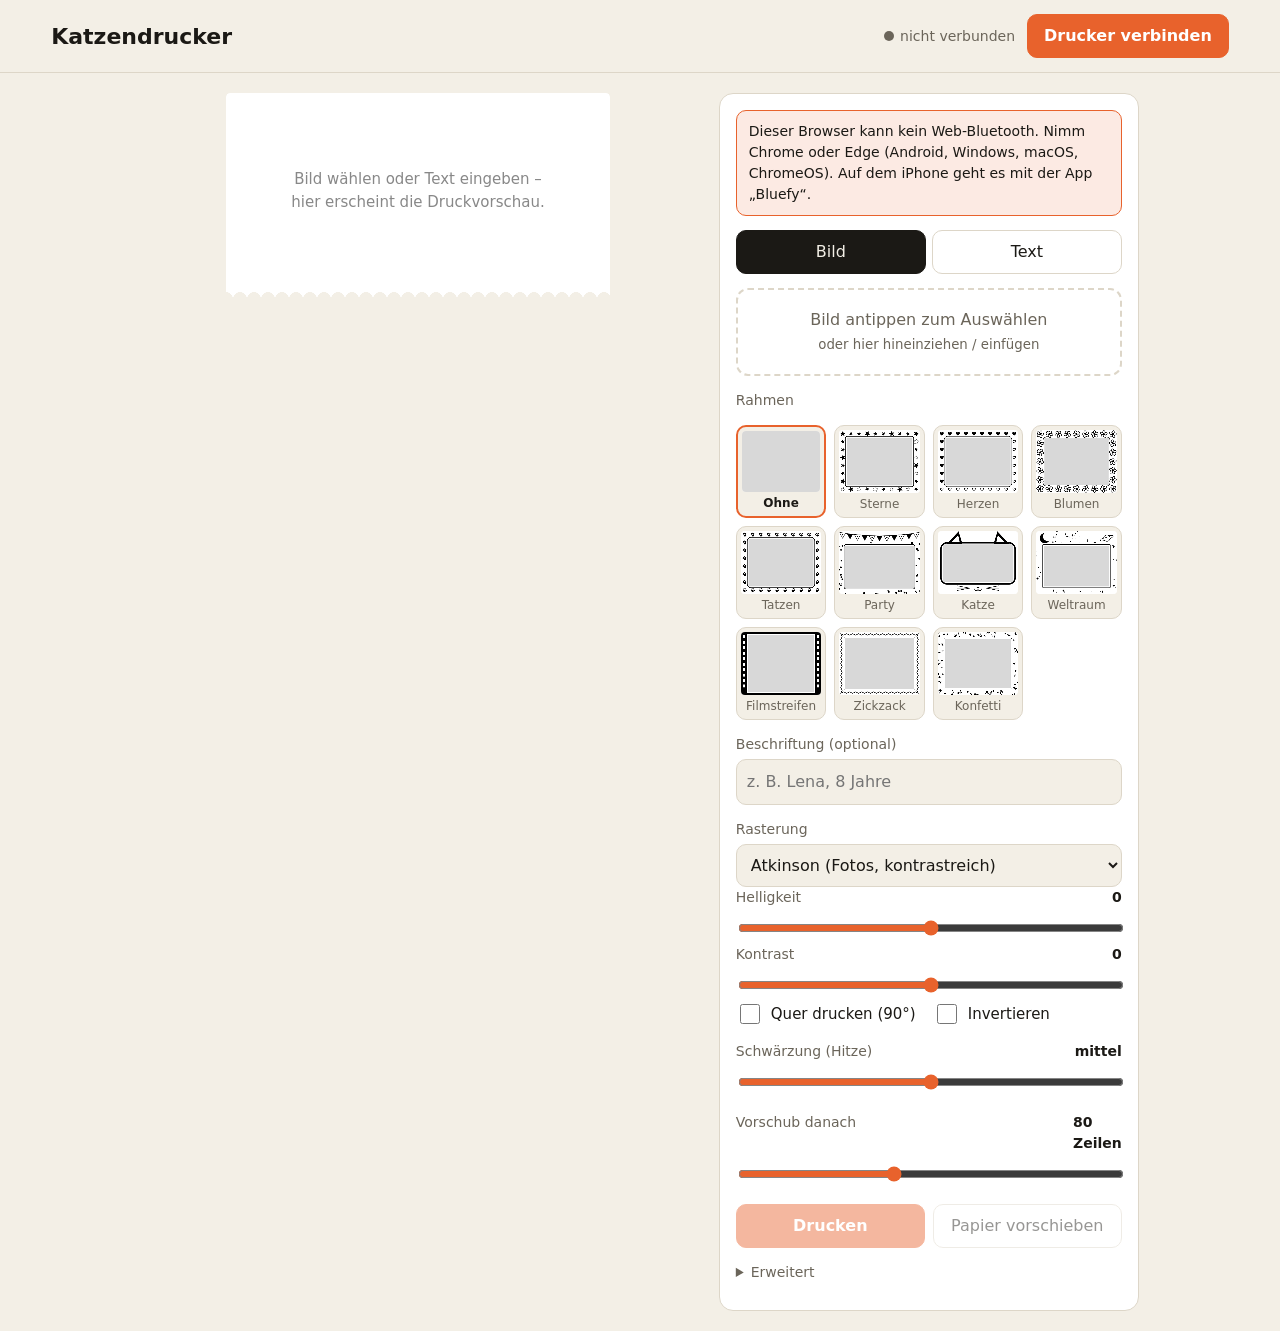
<file: kiddyprinter_1.html>
<!DOCTYPE html>
<html lang="de">
<head>
<meta charset="utf-8">
<meta name="viewport" content="width=device-width, initial-scale=1">
<meta name="theme-color" content="#f3efe6">
<title>Katzendrucker</title>
<style>
/* VOICE: freundlich, werkstattartig, kein Schnickschnack
   IDEA: ein Kassenbon – die Vorschau ist ein Papierstreifen
   PICTURE: der Bon mit dem gerasterten Bild, groß oben
   COLOUR: Papier-Weiß, Graphit, ein orangefarbener Akzent
   TYPE: Inter für alles, Zahlen tabellarisch */
:root{color-scheme:light dark;--bg:light-dark(#f3efe6,#16140f);--card:light-dark(#fff,#221f19);--ink:light-dark(#1b1915,#efe9dc);--mute:light-dark(#6b655a,#a59d8e);--line:light-dark(#ddd6c8,#3a352c);--acc:#e8622c;--ok:#2e8b57;--err:#c8371e}
:root[data-theme=light]{color-scheme:light}:root[data-theme=dark]{color-scheme:dark}
*{box-sizing:border-box;min-width:0}
body{margin:0;background:var(--bg);color:var(--ink);font:16px/1.5 system-ui,-apple-system,"Segoe UI",Roboto,sans-serif;overflow-x:clip}
header{display:flex;align-items:center;gap:12px;flex-wrap:wrap;padding:14px max(4vw,14px);border-bottom:1px solid var(--line);position:sticky;top:0;background:var(--bg);z-index:5}
h1{font-size:22px;margin:0;flex:1}
.dot{width:10px;height:10px;border-radius:50%;background:var(--mute);display:inline-block;margin-right:6px}
.dot.on{background:var(--ok)}
#status{font-size:14px;color:var(--mute)}
button,select,input[type=text],textarea{font:inherit;font-size:16px}
button{min-height:44px;padding:0 16px;border-radius:10px;border:1px solid var(--line);background:var(--card);color:var(--ink);cursor:pointer}
button.pri{background:var(--acc);border-color:var(--acc);color:#fff;font-weight:600}
button:disabled{opacity:.45;cursor:default}
button:focus-visible,select:focus-visible,input:focus-visible,textarea:focus-visible{outline:3px solid var(--acc);outline-offset:2px}
main{display:grid;grid-template-columns:minmax(0,1fr) minmax(0,420px);gap:24px;padding:20px max(4vw,14px);max-width:1100px;margin:auto}
@media(max-width:760px){main{grid-template-columns:minmax(0,1fr)}}
.paper{background:#fff;padding:14px 0 26px;border-radius:4px;box-shadow:0 1px 0 #0001,0 10px 30px #0002;max-width:384px;margin:0 auto;
  -webkit-mask:radial-gradient(circle 7px at 7px 100%,#0000 98%,#000) -7px 0/14px 100% repeat-x}
#preview{display:block;width:100%;image-rendering:pixelated;background:#fff}
.empty{color:#888;text-align:center;padding:60px 20px;font-size:15px}
.panel{background:var(--card);border:1px solid var(--line);border-radius:14px;padding:16px;display:grid;gap:14px;align-content:start}
.tabs{display:flex;gap:6px}
.tabs button{flex:1}
.tabs button[aria-selected=true]{background:var(--ink);color:var(--bg);border-color:var(--ink)}
label{display:grid;gap:4px;font-size:14px;color:var(--mute)}
label span{display:flex;justify-content:space-between}
label b{color:var(--ink);font-weight:600;font-variant-numeric:tabular-nums}
input[type=range]{width:100%;accent-color:var(--acc);height:28px}
select,input[type=text],textarea{width:100%;padding:10px;border-radius:10px;border:1px solid var(--line);background:var(--bg);color:var(--ink)}
textarea{min-height:110px;resize:vertical}
.row{display:flex;gap:8px;flex-wrap:wrap}
.row>*{flex:1}
.chk{display:flex;align-items:center;gap:8px;color:var(--ink);font-size:15px}
.chk input{width:20px;height:20px;accent-color:var(--acc)}
.drop{border:2px dashed var(--line);border-radius:12px;padding:18px;text-align:center;cursor:pointer;color:var(--mute)}
.drop.over{border-color:var(--acc);color:var(--ink)}
progress{width:100%;height:10px;accent-color:var(--acc)}
details{font-size:14px}
summary{cursor:pointer;min-height:32px;color:var(--mute)}
#log{font:12px/1.4 ui-monospace,Menlo,monospace;background:var(--bg);border-radius:8px;padding:8px;max-height:160px;overflow:auto;white-space:pre-wrap;color:var(--mute)}
.warn{background:#e8622c22;border:1px solid var(--acc);border-radius:10px;padding:10px 12px;font-size:14px}
.frames{display:grid;grid-template-columns:repeat(auto-fill,minmax(88px,1fr));gap:8px}
.frames button{padding:4px;min-height:0;height:auto;display:grid;gap:2px;font-size:12px;color:var(--mute);background:var(--bg)}
.frames canvas{width:100%;height:auto;background:#fff;border-radius:4px;display:block}
.frames button[aria-pressed=true]{border:2px solid var(--acc);color:var(--ink);font-weight:600}
.sect{font-size:14px;color:var(--mute);margin:0}
[hidden]{display:none!important}
</style>
</head>
<body>
<header>
  <h1>Katzendrucker</h1>
  <span id="status"><span class="dot" id="dot"></span>nicht verbunden</span>
  <button id="btnConnect" class="pri">Drucker verbinden</button>
</header>
<main>
  <section>
    <div class="paper"><canvas id="preview" width="384" height="1"></canvas><div class="empty" id="empty">Bild wählen oder Text eingeben –<br>hier erscheint die Druckvorschau.</div></div>
  </section>
  <section class="panel">
    <div class="warn" id="noBt" hidden>Dieser Browser kann kein Web-Bluetooth. Nimm Chrome oder Edge (Android, Windows, macOS, ChromeOS). Auf dem iPhone geht es mit der App „Bluefy“.</div>
    <div class="tabs" role="tablist">
      <button role="tab" aria-selected="true" data-tab="img">Bild</button>
      <button role="tab" aria-selected="false" data-tab="txt">Text</button>
    </div>
    <div id="tab-img">
      <input type="file" id="file" accept="image/*" hidden>
      <div class="drop" id="drop" tabindex="0">Bild antippen zum Auswählen<br><small>oder hier hineinziehen / einfügen</small></div>
    </div>
    <div id="tab-txt" hidden>
      <label>Text<textarea id="text">Einkaufsliste
- Milch
- Brot
- Katzenfutter</textarea></label>
      <div class="row">
        <label><span>Schriftgröße <b id="vFs">28</b></span><input type="range" id="fs" min="14" max="96" value="28"></label>
      </div>
      <div class="row">
        <label class="chk"><input type="checkbox" id="bold" checked>Fett</label>
        <label class="chk"><input type="checkbox" id="center">Zentriert</label>
      </div>
    </div>
    <p class="sect">Rahmen</p>
    <div class="frames" id="frames"></div>
    <label>Beschriftung (optional)<input type="text" id="caption" placeholder="z. B. Lena, 8 Jahre" maxlength="60"></label>
    <div id="imgOpts">
      <label>Rasterung<select id="dither">
        <option value="fs">Floyd–Steinberg (Fotos)</option>
        <option value="atk" selected>Atkinson (Fotos, kontrastreich)</option>
        <option value="bayer">Raster / Bayer (Comic-Look)</option>
        <option value="thr">Schwelle (Grafiken, Logos)</option>
      </select></label>
      <label><span>Helligkeit <b id="vBr">0</b></span><input type="range" id="br" min="-100" max="100" value="0"></label>
      <label><span>Kontrast <b id="vCo">0</b></span><input type="range" id="co" min="-100" max="100" value="0"></label>
      <div class="row">
        <label class="chk"><input type="checkbox" id="rot">Quer drucken (90°)</label>
        <label class="chk"><input type="checkbox" id="inv">Invertieren</label>
      </div>
    </div>
    <label><span>Schwärzung (Hitze) <b id="vEn">mittel</b></span><input type="range" id="en" min="1" max="5" value="3"></label>
    <label><span>Vorschub danach <b><span id="vFeed">80</span> Zeilen</b></span><input type="range" id="feed" min="0" max="200" step="10" value="80"></label>
    <div class="row">
      <button id="btnPrint" class="pri" disabled>Drucken</button>
      <button id="btnFeed" disabled>Papier vorschieben</button>
    </div>
    <progress id="prog" value="0" max="1" hidden></progress>
    <details>
      <summary>Erweitert</summary>
      <div style="display:grid;gap:12px;margin-top:8px">
        <label>Protokoll<select id="proto">
          <option value="auto">Automatisch (nach Gerätename)</option>
          <option value="gb">Klassisch (GB01/GB02/GB03/GT01/MX05–MX10/YT01 …)</option>
          <option value="mxw">MXW01-Familie</option>
        </select></label>
        <label><span>Paketgröße <b id="vMtu">128</b> Byte</span><input type="range" id="mtu" min="20" max="240" step="4" value="128"></label>
        <label><span>Pause zwischen Paketen <b id="vDly">12</b> ms</span><input type="range" id="dly" min="0" max="60" value="12"></label>
        <label class="chk"><input type="checkbox" id="flip">Bitreihenfolge umkehren (falls Druck gespiegelt)</label>
        <div id="log"></div>
      </div>
    </details>
  </section>
</main>
<script>
{
const $ = id => document.getElementById(id);
const W = 384, BPR = W / 8;
const log = m => { const l = $('log'); l.textContent += m + '\n'; l.scrollTop = l.scrollHeight; };
if (!navigator.bluetooth) { $('noBt').hidden = false; }

/* ---------- Bildverarbeitung ---------- */
let srcImg = null, mode = 'img', bits = null, rows = 0;
const prev = $('preview'), pctx = prev.getContext('2d', { willReadFrequently: true });

function grayFromImage(W) {
  const rot = $('rot').checked;
  const iw = rot ? srcImg.height : srcImg.width, ih = rot ? srcImg.width : srcImg.height;
  const h = Math.max(1, Math.round(ih * W / iw));
  const c = document.createElement('canvas'); c.width = W; c.height = h;
  const x = c.getContext('2d', { willReadFrequently: true });
  x.fillStyle = '#fff'; x.fillRect(0, 0, W, h);
  x.save();
  if (rot) { x.translate(W, 0); x.rotate(Math.PI / 2); x.drawImage(srcImg, 0, 0, h, W); }
  else x.drawImage(srcImg, 0, 0, W, h);
  x.restore();
  return { data: x.getImageData(0, 0, W, h).data, h };
}

/* ---------- Rahmen ---------- */
const rnd = s => () => (s = (s * 16807) % 2147483647) / 2147483647;
function star(c, x, y, r, fill = true, rot = 0) {
  c.beginPath();
  for (let i = 0; i < 10; i++) { const a = -Math.PI / 2 + rot + i * Math.PI / 5, rr = i % 2 ? r * 0.45 : r; c.lineTo(x + Math.cos(a) * rr, y + Math.sin(a) * rr); }
  c.closePath(); fill ? c.fill() : c.stroke();
}
function heart(c, x, y, s, fill = true) {
  c.beginPath(); y -= s * 0.1;
  c.moveTo(x, y + s * 0.8);
  c.bezierCurveTo(x - s * 1.3, y, x - s * 0.7, y - s * 1.0, x, y - s * 0.35);
  c.bezierCurveTo(x + s * 0.7, y - s * 1.0, x + s * 1.3, y, x, y + s * 0.8);
  fill ? c.fill() : c.stroke();
}
function flower(c, x, y, r, k) {
  c.save(); c.translate(x, y); c.rotate(k * 0.7); c.lineWidth = 2.5;
  for (let i = 0; i < 5; i++) { const a = i * Math.PI * 2 / 5; c.beginPath(); c.ellipse(Math.cos(a) * r * 0.55, Math.sin(a) * r * 0.55, r * 0.45, r * 0.32, a, 0, 7); c.fillStyle = '#fff'; c.fill(); c.stroke(); }
  c.fillStyle = '#000'; c.beginPath(); c.arc(0, 0, r * 0.28, 0, 7); c.fill(); c.restore();
}
function paw(c, x, y, s, rot) {
  c.save(); c.translate(x, y); c.rotate(rot);
  c.beginPath(); c.ellipse(0, s * 0.3, s * 0.5, s * 0.4, 0, 0, 7); c.fill();
  for (const [dx, dy] of [[-0.58, -0.25], [-0.2, -0.62], [0.2, -0.62], [0.58, -0.25]]) { c.beginPath(); c.arc(dx * s, dy * s, s * 0.21, 0, 7); c.fill(); }
  c.restore();
}
function sparkle(c, x, y, r) {
  c.beginPath(); c.moveTo(x, y - r); c.quadraticCurveTo(x, y, x + r, y); c.quadraticCurveTo(x, y, x, y + r); c.quadraticCurveTo(x, y, x - r, y); c.quadraticCurveTo(x, y, x, y - r); c.fill();
}
function ring(g, sp, fn) {
  let i = 0; const x0 = g.l / 2, x1 = g.W - g.r / 2, y0 = g.t / 2, y1 = g.H - g.b / 2;
  const nx = Math.max(1, Math.round((x1 - x0) / sp)), ny = Math.max(1, Math.round((y1 - y0) / sp));
  for (let k = 0; k <= nx; k++) { const x = x0 + (x1 - x0) * k / nx; fn(x, y0, i++); fn(x, y1, i++); }
  for (let k = 1; k < ny; k++) { const y = y0 + (y1 - y0) * k / ny; fn(x0, y, i++); fn(x1, y, i++); }
}
function box(c, g, lw, pad, r, dash) {
  c.save(); c.lineWidth = lw; if (dash) c.setLineDash(dash);
  c.beginPath(); c.roundRect(g.l - pad, g.t - pad, g.W - g.l - g.r + 2 * pad, g.ih + 2 * pad, r); c.stroke(); c.restore();
}
function scatter(c, g, n, seed, fn, avoid = () => false) {
  const R = rnd(seed); let k = 0, tries = 0;
  while (k < n && tries++ < n * 30) {
    const x = R() * g.W, y = R() * g.H;
    if (x > g.l - 12 && x < g.W - g.r + 12 && y > g.t - 12 && y < g.t + g.ih + 12) continue;
    if (avoid(x, y)) continue;
    fn(x, y, R, k++);
  }
}
const FRAMES = [
  { id: 'none', name: 'Ohne' },
  { id: 'stars', name: 'Sterne', m: 36, draw: (c, g) => { box(c, g, 3, 6, 10); ring(g, 40, (x, y, i) => star(c, x, y, i % 3 ? 10 : 14, i % 4 !== 1, i * 0.3)); } },
  { id: 'hearts', name: 'Herzen', m: 36, draw: (c, g) => { box(c, g, 2, 6, 16); c.lineWidth = 2.5; ring(g, 38, (x, y, i) => heart(c, x, y, i % 2 ? 9 : 12, i % 2 === 0)); } },
  { id: 'flowers', name: 'Blumen', m: 40, draw: (c, g) => { box(c, g, 2, 6, 14); ring(g, 44, (x, y, i) => flower(c, x, y, 17, i)); } },
  { id: 'paws', name: 'Tatzen', m: 36, draw: (c, g) => { box(c, g, 3, 6, 18); ring(g, 40, (x, y, i) => paw(c, x, y, 12, i % 2 ? 0.45 : -0.45)); } },
  { id: 'party', name: 'Party', m: 30, t: 70, draw: (c, g) => {
      box(c, g, 3, 6, 10);
      c.lineWidth = 2; c.beginPath(); c.moveTo(0, 6); c.quadraticCurveTo(g.W / 2, 40, g.W, 6); c.stroke();
      const n = 11;
      for (let i = 0; i < n; i++) {
        const t = (i + 0.5) / n, x = g.W * t, y = 6 + 2 * t * (1 - t) * 34;
        c.beginPath(); c.moveTo(x - 14, y); c.lineTo(x + 14, y); c.lineTo(x, y + 26); c.closePath();
        if (i % 2) c.fill(); else { c.fillStyle = '#fff'; c.fill(); c.stroke(); c.fillStyle = '#000'; c.beginPath(); c.arc(x, y + 9, 3, 0, 7); c.fill(); }
      }
      scatter(c, g, 40, 7, (x, y, R, k) => { if (k % 3 === 0) star(c, x, y, 6, true, R() * 3); else { c.beginPath(); c.arc(x, y, 2 + R() * 3, 0, 7); c.fill(); } }, (x, y) => y < 56);
    } },
  { id: 'cat', name: 'Katze', m: 22, t: 64, b: 56, draw: (c, g) => {
      const top = g.t - 8, bot = g.t + g.ih + 8;
      for (const s of [-1, 1]) {
        const x = g.W / 2 + s * g.W * 0.3;
        c.beginPath(); c.moveTo(x - 40 * s, top + 4); c.lineTo(x - 22 * s, top - 54); c.lineTo(x + 34 * s, top + 4); c.closePath(); c.fill();
        c.fillStyle = '#fff'; c.beginPath(); c.moveTo(x - 28 * s, top); c.lineTo(x - 20 * s, top - 36); c.lineTo(x + 14 * s, top); c.closePath(); c.fill(); c.fillStyle = '#000';
      }
      box(c, g, 7, 8, 30);
      const cx = g.W / 2, ny = bot + 14;
      c.beginPath(); c.moveTo(cx - 9, ny); c.lineTo(cx + 9, ny); c.lineTo(cx, ny + 9); c.closePath(); c.fill();
      c.lineWidth = 3; c.beginPath(); c.arc(cx - 8, ny + 10, 8, 0, Math.PI); c.stroke(); c.beginPath(); c.arc(cx + 8, ny + 10, 8, 0, Math.PI); c.stroke();
      c.lineWidth = 2.5;
      for (const s of [-1, 1]) for (const d of [-8, 0, 8]) { const x0 = cx + s * 40; c.beginPath(); c.moveTo(x0, ny + 6); c.lineTo(x0 + s * 60, ny + 6 + d * 1.4); c.stroke(); }
    } },
  { id: 'space', name: 'Weltraum', m: 36, t: 70, draw: (c, g) => {
      box(c, g, 2, 6, 6);
      c.beginPath(); c.arc(42, 34, 24, 0, 7); c.fill(); c.fillStyle = '#fff'; c.beginPath(); c.arc(54, 26, 21, 0, 7); c.fill(); c.fillStyle = '#000';
      const px = g.W - 48; c.lineWidth = 2.5; c.beginPath(); c.arc(px, 34, 15, 0, 7); c.stroke();
      c.beginPath(); c.ellipse(px, 34, 32, 8, -0.35, 0, 7); c.stroke();
      c.fillStyle = '#fff'; c.beginPath(); c.arc(px, 34, 13.5, 0, 7); c.fill(); c.fillStyle = '#000';
      c.beginPath(); c.arc(px - 4, 30, 3, 0, 7); c.fill(); c.beginPath(); c.arc(px + 5, 38, 2, 0, 7); c.fill();
      scatter(c, g, 55, 3, (x, y, R, k) => k % 4 === 0 ? sparkle(c, x, y, 7) : (c.beginPath(), c.arc(x, y, 1 + R() * 2, 0, 7), c.fill()), (x, y) => (x < 80 || x > g.W - 90) && y < 66);
    } },
  { id: 'film', name: 'Filmstreifen', m: 32, t: 16, b: 16, draw: (c, g) => {
      c.fillRect(0, 0, 28, g.H); c.fillRect(g.W - 28, 0, 28, g.H); c.fillRect(0, 0, g.W, 10); c.fillRect(0, g.H - 10, g.W, 10);
      c.fillStyle = '#fff';
      for (let y = 16; y < g.H - 24; y += 26) { c.beginPath(); c.roundRect(8, y, 12, 14, 3); c.roundRect(g.W - 20, y, 12, 14, 3); c.fill(); }
      c.fillStyle = '#000';
    } },
  { id: 'zigzag', name: 'Zickzack', m: 30, draw: (c, g) => {
      box(c, g, 2, 6, 4); c.lineWidth = 3; c.lineJoin = 'round';
      const pts = [[8, 8], [g.W - 8, 8], [g.W - 8, g.H - 8], [8, g.H - 8], [8, 8]];
      c.beginPath();
      for (let s = 0; s < 4; s++) {
        const [ax, ay] = pts[s], [bx, by] = pts[s + 1], len = Math.hypot(bx - ax, by - ay), n = Math.round(len / 14);
        for (let i = 0; i <= n; i++) { const t = i / n, o = i % 2 ? 7 : 0, nx = (by - ay) / len, ny = -(bx - ax) / len; c.lineTo(ax + (bx - ax) * t - nx * o, ay + (by - ay) * t - ny * o); }
      }
      c.stroke();
    } },
  { id: 'confetti', name: 'Konfetti', m: 34, draw: (c, g) => {
      box(c, g, 2, 6, 10, [8, 6]);
      scatter(c, g, 90, 11, (x, y, R, k) => {
        const t = k % 4; c.save(); c.translate(x, y); c.rotate(R() * 6);
        if (t === 0) { c.beginPath(); c.arc(0, 0, 3 + R() * 2, 0, 7); c.fill(); }
        else if (t === 1) c.fillRect(-5, -2, 10, 4);
        else if (t === 2) { c.beginPath(); c.moveTo(0, -5); c.lineTo(5, 4); c.lineTo(-5, 4); c.closePath(); c.fill(); }
        else { c.lineWidth = 2; c.beginPath(); c.moveTo(-6, 0); c.quadraticCurveTo(-3, -5, 0, 0); c.quadraticCurveTo(3, 5, 6, 0); c.stroke(); }
        c.restore();
      });
    } },
];
let frameId = 'none';
function geoFor(F, contentH, capH) {
  if (!F || !F.draw) return { l: 0, r: 0, t: 0, b: 0, W, ih: contentH + capH, H: contentH + capH };
  const g = { l: F.m, r: F.m, t: F.t ?? F.m, b: F.b ?? F.m, W, ih: contentH + capH };
  g.H = g.t + g.ih + g.b; return g;
}
function drawFrame(c, F, g) { c.fillStyle = '#000'; c.strokeStyle = '#000'; c.lineCap = 'round'; F.draw(c, g); }
function buildFrameButtons() {
  $('frames').innerHTML = '';
  for (const F of FRAMES) {
    const b = document.createElement('button'); b.type = 'button'; b.setAttribute('aria-pressed', F.id === frameId);
    const cv = document.createElement('canvas'); cv.width = W; cv.height = 300;
    const x = cv.getContext('2d'); x.fillStyle = '#fff'; x.fillRect(0, 0, W, 300);
    const g = geoFor(F, 0, 0); g.ih = 300 - g.t - g.b; g.H = 300;
    x.fillStyle = '#d8d8d8'; x.fillRect(g.l, g.t, W - g.l - g.r, g.ih);
    if (F.draw) drawFrame(x, F, g);
    b.append(cv, F.name);
    b.onclick = () => { frameId = F.id; document.querySelectorAll('#frames button').forEach(o => o.setAttribute('aria-pressed', o === b)); render(); };
    $('frames').append(b);
  }
}

function grayFromText(W) {
  const fs = +$('fs').value, font = `${$('bold').checked ? '700' : '400'} ${fs}px system-ui, sans-serif`;
  const m = document.createElement('canvas').getContext('2d'); m.font = font;
  const lines = [];
  for (const para of $('text').value.split('\n')) {
    let cur = '';
    for (const w of para.split(' ')) {
      const t = cur ? cur + ' ' + w : w;
      if (m.measureText(t).width > W - 8 && cur) { lines.push(cur); cur = w; } else cur = t;
    }
    lines.push(cur);
  }
  const lh = Math.round(fs * 1.25), h = Math.max(1, lines.length * lh + 8);
  const c = document.createElement('canvas'); c.width = W; c.height = h;
  const x = c.getContext('2d', { willReadFrequently: true });
  x.fillStyle = '#fff'; x.fillRect(0, 0, W, h);
  x.fillStyle = '#000'; x.font = font; x.textBaseline = 'top';
  const ctr = $('center').checked; x.textAlign = ctr ? 'center' : 'left';
  lines.forEach((l, i) => x.fillText(l, ctr ? W / 2 : 4, 4 + i * lh));
  return { data: x.getImageData(0, 0, W, h).data, h };
}

const BAYER = [0,32,8,40,2,34,10,42,48,16,56,24,50,18,58,26,12,44,4,36,14,46,6,38,60,28,52,20,62,30,54,22,3,35,11,43,1,33,9,41,51,19,59,27,49,17,57,25,15,47,7,39,13,45,5,37,63,31,55,23,61,29,53,21];

function render() {
  if (mode === 'img' && !srcImg) { $('empty').hidden = false; prev.height = 1; bits = null; updateBtns(); return; }
  const F = FRAMES.find(f => f.id === frameId), cap = $('caption').value.trim(), capH = cap ? 46 : 0;
  const g0 = geoFor(F, 0, 0), cw = W - g0.l - g0.r;
  const { data, h } = mode === 'img' ? grayFromImage(cw) : grayFromText(cw);
  const content = dither(data, h, cw);
  const g = geoFor(F, h, capH), H = g.H;
  const fc = document.createElement('canvas'); fc.width = W; fc.height = H;
  const fx = fc.getContext('2d', { willReadFrequently: true });
  fx.fillStyle = '#fff'; fx.fillRect(0, 0, W, H);
  if (F && F.draw) drawFrame(fx, F, g);
  if (cap) {
    fx.fillStyle = '#fff'; fx.fillRect(g.l, g.t + h, cw, capH);
    let fs = 30; fx.fillStyle = '#000'; fx.textAlign = 'center'; fx.textBaseline = 'middle';
    do { fx.font = `700 ${fs}px system-ui, sans-serif`; } while (fx.measureText(cap).width > cw - 12 && --fs > 14);
    fx.fillText(cap, g.l + cw / 2, g.t + h + capH / 2 + 2);
  }
  const fd = fx.getImageData(0, 0, W, H).data, out = new Uint8Array(W * H);
  for (let i = 0; i < W * H; i++) out[i] = fd[i * 4] < 128 ? 1 : 0;
  for (let y = 0; y < h; y++) out.set(content.subarray(y * cw, y * cw + cw), (y + g.t) * W + g.l);
  bits = out; rows = H;
  prev.height = H;
  const im = pctx.createImageData(W, H);
  for (let i = 0; i < W * H; i++) { const v = out[i] ? 20 : 255; im.data[i*4] = im.data[i*4+1] = im.data[i*4+2] = v; im.data[i*4+3] = 255; }
  pctx.putImageData(im, 0, 0);
  $('empty').hidden = true;
  updateBtns();
}

function dither(data, h, W) {
  const n = W * h, g = new Float32Array(n);
  const br = +$('br').value * 1.28, co = +$('co').value, f = (259 * (co + 255)) / (255 * (259 - co));
  const inv = $('inv').checked && mode === 'img';
  for (let i = 0; i < n; i++) {
    let v = 0.299 * data[i*4] + 0.587 * data[i*4+1] + 0.114 * data[i*4+2];
    if (mode === 'img') { v = f * (v - 128) + 128 + br; if (inv) v = 255 - v; }
    g[i] = v;
  }
  const out = new Uint8Array(n); // 1 = schwarz
  const d = mode === 'txt' ? 'thr' : $('dither').value;
  if (d === 'thr') for (let i = 0; i < n; i++) out[i] = g[i] < 128 ? 1 : 0;
  else if (d === 'bayer') for (let y = 0; y < h; y++) for (let x = 0; x < W; x++) { const i = y*W+x; out[i] = g[i] < (BAYER[(y&7)*8+(x&7)] + 0.5) * 4 ? 1 : 0; }
  else {
    const atk = d === 'atk';
    for (let y = 0; y < h; y++) for (let x = 0; x < W; x++) {
      const i = y * W + x, o = g[i], nv = o < 128 ? 0 : 255; out[i] = nv ? 0 : 1;
      const e = o - nv;
      const add = (dx, dy, k) => { const xx = x + dx, yy = y + dy; if (xx >= 0 && xx < W && yy < h) g[yy*W+xx] += e * k; };
      if (atk) { const k = 1/8; add(1,0,k); add(2,0,k); add(-1,1,k); add(0,1,k); add(1,1,k); add(0,2,k); }
      else { add(1,0,7/16); add(-1,1,3/16); add(0,1,5/16); add(1,1,1/16); }
    }
  }
  return out;
}

function rowBytes(y) {
  const b = new Uint8Array(BPR), flip = $('flip').checked;
  for (let x = 0; x < W; x++) if (bits[y*W+x]) b[x >> 3] |= flip ? (0x80 >> (x & 7)) : (1 << (x & 7));
  return b;
}

/* ---------- Bluetooth ---------- */
const CRC = new Uint8Array(256);
for (let i = 0; i < 256; i++) { let c = i; for (let j = 0; j < 8; j++) c = c & 0x80 ? ((c << 1) ^ 0x07) & 0xff : (c << 1) & 0xff; CRC[i] = c; }
const crc8 = d => { let c = 0; for (const b of d) c = CRC[(c ^ b) & 0xff]; return c; };

let dev = null, chWrite = null, chNotify = null, chData = null, proto = 'gb', busy = false, paused = false, waiters = [];

function pkt(head, cmd, data) {
  data = Array.from(data);
  return [...head, cmd, 0x00, data.length & 0xff, (data.length >> 8) & 0xff, ...data, crc8(data), 0xff];
}
const gbCmd = (c, d) => pkt([0x51, 0x78], c, d);
const mxCmd = (c, d) => pkt([0x22, 0x21], c, d);
const sleep = ms => new Promise(r => setTimeout(r, ms));

async function writeChunks(ch, bytes) {
  const size = +$('mtu').value, dly = +$('dly').value, arr = Uint8Array.from(bytes);
  for (let o = 0; o < arr.length; o += size) {
    while (paused) await sleep(20);
    const part = arr.slice(o, o + size);
    if (ch.writeValueWithoutResponse) await ch.writeValueWithoutResponse(part); else await ch.writeValue(part);
    if (dly) await sleep(dly);
    setProg(o + size, arr.length);
  }
}
function setProg(v, m) { const p = $('prog'); p.max = m; p.value = Math.min(v, m); }

function onNotify(e) {
  const v = new Uint8Array(e.target.value.buffer);
  log('← ' + Array.from(v, b => b.toString(16).padStart(2, '0')).join(' '));
  if (v[0] === 0x51 && v[1] === 0x78 && v[2] === 0xae) paused = v[6] === 0x10;
  if (v[0] === 0x22 && v[1] === 0x21) {
    const cmd = v[2];
    waiters = waiters.filter(w => { if (w.cmd === cmd) { w.res(v); return false; } return true; });
  }
}
function waitFor(cmd, ms = 8000) {
  return new Promise((res, rej) => { const w = { cmd, res }; waiters.push(w); setTimeout(() => { waiters = waiters.filter(x => x !== w); rej(new Error('Keine Antwort vom Drucker (0x' + cmd.toString(16) + ')')); }, ms); });
}

async function connect() {
  try {
    setStatus('suche …');
    dev = await navigator.bluetooth.requestDevice({ acceptAllDevices: true, optionalServices: [0xae30, 0xaf30, 0xae3a] });
    dev.addEventListener('gattserverdisconnected', () => { chWrite = null; setStatus('getrennt'); updateBtns(); });
    setStatus('verbinde mit ' + (dev.name || 'Gerät') + ' …');
    const srv = await dev.gatt.connect();
    let svc = null, base = 0xae;
    for (const [s, b] of [[0xae30, 0xae], [0xaf30, 0xaf]]) { try { svc = await srv.getPrimaryService(s); base = b; break; } catch {} }
    if (!svc) throw new Error('Druckerdienst (AE30/AF30) nicht gefunden – evtl. anderes Protokoll.');
    const cid = n => (base << 8) | n;
    chWrite = await svc.getCharacteristic(cid(0x01));
    try { chNotify = await svc.getCharacteristic(cid(0x02)); await chNotify.startNotifications(); chNotify.addEventListener('characteristicvaluechanged', onNotify); } catch (e) { log('Kein Notify: ' + e.message); }
    const p = $('proto').value, name = (dev.name || '').toUpperCase();
    proto = p !== 'auto' ? p : (name.startsWith('MXW') ? 'mxw' : 'gb');
    if (proto === 'mxw') chData = await svc.getCharacteristic(cid(0x03));
    log('Verbunden: ' + (dev.name || '?') + ' · Protokoll ' + proto);
    setStatus((dev.name || 'Drucker') + ' verbunden', true);
  } catch (e) {
    if (e.name !== 'NotFoundError') log('Fehler: ' + e.message);
    setStatus(e.name === 'NotFoundError' ? 'nicht verbunden' : 'Fehler: ' + e.message);
  }
  updateBtns();
}

const ENERGY = [0x1800, 0x3000, 0x4800, 0x7000, 0xa000];
const MXINT = [0x30, 0x50, 0x70, 0x90, 0xc0];

async function printGB(feedRows) {
  const e = ENERGY[$('en').value - 1], speed = mode === 'txt' ? 8 : 25;
  const buf = [];
  buf.push(...gbCmd(0xa3, [0x00]));
  buf.push(...gbCmd(0xa4, [0x32]));
  buf.push(...gbCmd(0xaf, [e & 0xff, e >> 8]));
  buf.push(...gbCmd(0xbe, [0x01]));
  buf.push(...gbCmd(0xbd, [speed]));
  buf.push(...gbCmd(0xa6, [0xaa,0x55,0x17,0x38,0x44,0x5f,0x5f,0x5f,0x44,0x38,0x2c]));
  for (let y = 0; y < rows; y++) buf.push(...gbCmd(0xa2, rowBytes(y)));
  for (let y = 0; y < feedRows; y++) buf.push(...gbCmd(0xa2, new Uint8Array(BPR)));
  buf.push(...gbCmd(0xa6, [0xaa,0x55,0x17,0x00,0x00,0x00,0x00,0x00,0x00,0x00,0x17]));
  buf.push(...gbCmd(0xa3, [0x00]));
  await writeChunks(chWrite, buf);
}

async function printMXW(feedRows) {
  const total = Math.max(90, rows + feedRows), data = new Uint8Array(total * BPR);
  for (let y = 0; y < rows; y++) data.set(rowBytes(y), y * BPR);
  await chWrite.writeValueWithoutResponse(Uint8Array.from(mxCmd(0xa2, [MXINT[$('en').value - 1]])));
  await sleep(50);
  const ack = waitFor(0xa9);
  await chWrite.writeValueWithoutResponse(Uint8Array.from(mxCmd(0xa9, [total & 0xff, total >> 8, 0x30, 0x00])));
  const r = await ack;
  if (r[6] !== 0) throw new Error('Drucker lehnt ab (Papier? Deckel? Akku?)');
  await writeChunks(chData, data);
  const done = waitFor(0xaa, 30000);
  await chWrite.writeValueWithoutResponse(Uint8Array.from(mxCmd(0xad, [0x00])));
  await done.catch(e => log(e.message));
}

async function doPrint(feedOnly) {
  if (!chWrite || busy) return;
  busy = true; updateBtns(); $('prog').hidden = false; setProg(0, 1);
  const feedRows = +$('feed').value;
  const savedBits = bits, savedRows = rows;
  try {
    if (feedOnly) { bits = new Uint8Array(W); rows = 1; }
    if (proto === 'mxw') await printMXW(feedOnly ? 60 : feedRows); else await printGB(feedOnly ? 60 : feedRows);
    setStatus((dev.name || 'Drucker') + ' – fertig', true);
  } catch (e) { log('Fehler: ' + e.message); setStatus('Fehler: ' + e.message, true); }
  bits = savedBits; rows = savedRows;
  busy = false; $('prog').hidden = true; updateBtns();
}

/* ---------- UI ---------- */
function setStatus(t, on) { $('status').innerHTML = ''; const d = document.createElement('span'); d.className = 'dot' + (chWrite ? ' on' : ''); $('status').append(d, t); }
function updateBtns() {
  const c = !!chWrite && !busy;
  $('btnPrint').disabled = !c || !bits;
  $('btnFeed').disabled = !c;
  $('btnConnect').textContent = chWrite ? 'Neu verbinden' : 'Drucker verbinden';
}
function loadFile(f) {
  if (!f || !f.type.startsWith('image/')) return;
  const img = new Image();
  img.onload = () => { srcImg = img; render(); };
  img.src = URL.createObjectURL(f);
}
$('btnConnect').onclick = connect;
$('btnPrint').onclick = () => doPrint(false);
$('btnFeed').onclick = () => doPrint(true);
const drop = $('drop');
drop.onclick = () => $('file').click();
drop.onkeydown = e => { if (e.key === 'Enter' || e.key === ' ') { e.preventDefault(); $('file').click(); } };
$('file').onchange = e => loadFile(e.target.files[0]);
drop.ondragover = e => { e.preventDefault(); drop.classList.add('over'); };
drop.ondragleave = () => drop.classList.remove('over');
drop.ondrop = e => { e.preventDefault(); drop.classList.remove('over'); loadFile(e.dataTransfer.files[0]); };
document.addEventListener('paste', e => { const f = [...(e.clipboardData?.files || [])][0]; if (f) { switchTab('img'); loadFile(f); } });
function switchTab(t) {
  mode = t;
  document.querySelectorAll('[role=tab]').forEach(b => b.setAttribute('aria-selected', b.dataset.tab === t));
  $('tab-img').hidden = t !== 'img'; $('tab-txt').hidden = t !== 'txt'; $('imgOpts').hidden = t !== 'img';
  render();
}
document.querySelectorAll('[role=tab]').forEach(b => b.onclick = () => switchTab(b.dataset.tab));
const EN = ['sehr hell', 'hell', 'mittel', 'dunkel', 'sehr dunkel'];
const bind = (id, out, fmt = v => v, rerender = true) => $(id).addEventListener('input', () => { if (out) $(out).textContent = fmt($(id).value); if (rerender) render(); });
bind('br', 'vBr'); bind('co', 'vCo'); bind('fs', 'vFs');
bind('en', 'vEn', v => EN[v - 1], false); bind('feed', 'vFeed', v => v, false);
bind('mtu', 'vMtu', v => v, false); bind('dly', 'vDly', v => v, false);
buildFrameButtons();
['dither', 'rot', 'inv', 'text', 'bold', 'center', 'caption'].forEach(id => $(id).addEventListener('input', render));
updateBtns();
}
</script>
</body>
</html>
</file>
<file: app.css>
:root{--bg:#f6f3ec;--ink:#1d1b18;--mute:#6b655a;--line:#e6e0d4;--soft:#f1ede4;--acc:#ff2d87;--acc-tint:#ffeaf4;--blue:#2f5bff;--tq:#19d3c5;--ok:#2f9e5b;--warn:#e0a100;--off:#b8b0a1;color-scheme:light}
*{box-sizing:border-box;min-width:0}
html,body{margin:0;background:var(--bg);color:var(--ink);font:18px/1.4 Lexend,system-ui,sans-serif;-webkit-tap-highlight-color:transparent;overscroll-behavior:none}
button,input,select,textarea{font:inherit;color:inherit}
button{cursor:pointer;touch-action:manipulation}
button:disabled{cursor:default}
:focus-visible{outline:3px solid var(--blue);outline-offset:3px}
[hidden]{display:none!important}
#app{max-width:860px;margin:0 auto;min-height:100dvh}
.screen{min-height:100dvh;display:flex;flex-direction:column;gap:28px;padding:max(24px,env(safe-area-inset-top)) clamp(16px,5vw,44px) max(28px,env(safe-area-inset-bottom))}
.screen.dark{background:#16140f;color:#fff;gap:16px}
.screen.grown{background:#ece8df;gap:18px}
.screen{background:var(--bg)}
/* Kopfzeile bleibt beim Scrollen oben stehen */
.bar{display:flex;align-items:center;gap:12px;min-height:56px;position:sticky;top:0;z-index:30;background:inherit;margin:0 calc(-1*clamp(16px,5vw,44px));padding:max(8px,env(safe-area-inset-top)) clamp(16px,5vw,44px) 8px}
.grow{flex:1}
h1,h2{margin:0}
.hero{font-size:clamp(40px,7vw,56px);line-height:1.06;font-weight:800;letter-spacing:-1.5px}
.title{font-size:clamp(34px,6vw,46px);font-weight:800;letter-spacing:-1px;line-height:1.1}
h2{font-size:22px;font-weight:700}
small{display:block;font-size:15px;color:var(--mute);font-weight:400}
.dark small{color:#cfc8ba}

.brand{display:flex;align-items:center;gap:12px;flex:1}
.app-name{font-size:26px;font-weight:800;letter-spacing:-.5px}
.pill{display:flex;align-items:center;gap:10px;background:#fff;border:0;border-radius:999px;padding:10px 18px;font-size:16px;font-weight:500;min-height:48px}
.dot{width:12px;height:12px;border-radius:50%;background:var(--off);flex:none}
[data-state=ready] .dot,.dot.ready{background:var(--ok)}
[data-state=connecting] .dot,.dot.connecting{background:var(--warn);animation:blink 1s infinite}
@keyframes blink{50%{opacity:.3}}
.gear{position:relative;width:56px;height:56px;border-radius:50%;border:0;background:transparent;color:#8a8478;display:grid;place-items:center}
.gear .ring{position:absolute;inset:0;width:56px;height:56px;transform:rotate(-90deg)}
.gear .ring circle{fill:none;stroke:var(--blue);stroke-width:4;stroke-dasharray:145;stroke-dashoffset:145}
.gear.holding .ring circle{transition:stroke-dashoffset 2s linear;stroke-dashoffset:0}

.tiles{display:grid;grid-template-columns:repeat(2,minmax(0,1fr));gap:20px}
.tile{border:0;border-radius:32px;padding:28px;min-height:clamp(220px,34vw,300px);display:flex;flex-direction:column;justify-content:space-between;align-items:flex-start;text-align:left;color:var(--ink);transition:transform .12s}
.tile:active{transform:scale(.97)}
.tile b{display:block;font-size:clamp(28px,4.6vw,36px);font-weight:700}
.tile small{color:inherit;font-size:18px;opacity:.85}
.tile.pink{background:var(--acc)}
.tile.tq{background:var(--tq)}
.tile.blue{background:var(--blue);color:#fff}
.tile.wide{grid-column:span 2;min-height:0;flex-direction:row;align-items:center;gap:24px;padding:24px 28px;position:relative}
.tile.wide .aa{font-size:56px;font-weight:800;width:80px;text-align:center;line-height:1}
.tile:disabled{opacity:.55}
.soon{position:absolute;right:24px;top:24px;background:#fff;color:var(--blue);font-size:15px;font-weight:700;border-radius:999px;padding:4px 12px}

.recent{margin-top:auto;display:flex;flex-direction:column;gap:16px}
.row-head{display:flex;align-items:baseline;justify-content:space-between}
.link{border:0;background:none;font-weight:600;color:var(--ink);text-decoration:underline;text-underline-offset:4px;min-height:44px;padding:0}
.link.quiet{color:var(--mute);text-decoration:none;align-self:flex-start}
.recent-row{display:grid;grid-template-columns:repeat(4,minmax(0,1fr));gap:16px}
.thumb{background:#fff;border:0;border-radius:8px;padding:12px;box-shadow:0 2px 0 var(--line);display:flex;align-items:center;justify-content:center;aspect-ratio:1;overflow:hidden}
.thumb canvas{max-width:100%;max-height:100%;image-rendering:pixelated}
.thumb.empty{background:none;border:3px dashed #d8d1c2;box-shadow:none;color:#8a8478;font-size:15px;text-align:center}

.back{display:flex;align-items:center;gap:6px;border:0;background:none;font-size:20px;font-weight:600;min-height:56px;padding:0 8px 0 0;color:inherit}
.btn{border:0;border-radius:999px;padding:0 28px;min-height:56px;font-size:20px;font-weight:700;display:inline-flex;align-items:center;justify-content:center;gap:12px}
.btn.blue{background:var(--blue);color:#fff}
.btn.pink{background:var(--acc);color:#fff}
.btn.dark{background:var(--ink);color:#fff}
.btn.huge{min-height:96px;font-size:30px;font-weight:800;width:100%}
.btn:disabled{opacity:.5}
.btn.line-btn{background:#fff;border:2px solid #d8d1c2;border-radius:14px;font-size:16px;font-weight:600;min-height:52px;padding:0 18px}
.btn.wide{width:100%}
.round{width:56px;height:56px;border-radius:50%;border:0;background:#fff;display:grid;place-items:center;flex:none}
.round:disabled{opacity:.4}
.round.big{width:68px;height:68px;border:3px solid var(--line);font-size:34px;line-height:1}

/* Kamera */
.seg{display:flex;background:#2b2822;border-radius:999px;padding:5px;margin-left:auto}
.seg button{border:0;border-radius:999px;padding:12px 20px;font-size:17px;font-weight:600;background:transparent;color:#cfc8ba}
.seg button[aria-pressed=true]{background:#fff;color:#16140f}
.viewfinder{flex:1;position:relative;border-radius:28px;overflow:hidden;background:#2b2822;min-height:50vh}
.viewfinder video,.viewfinder canvas{position:absolute;inset:0;width:100%;height:100%;object-fit:contain}
.viewfinder canvas{image-rendering:pixelated;background:#2b2822}
.vf-hint{position:absolute;left:50%;top:16px;transform:translateX(-50%);background:rgba(22,20,15,.75);border-radius:999px;padding:8px 16px;font-size:15px;white-space:nowrap}
.vf-msg{position:absolute;inset:auto 24px 24px;background:rgba(22,20,15,.85);border-radius:16px;padding:16px;margin:0;text-align:center}
.cam-bar{display:flex;align-items:center;justify-content:space-between;padding:12px clamp(8px,6vw,40px) 8px}
.cam-side{width:84px;height:84px;border-radius:22px;border:0;background:#2b2822;display:grid;place-items:center}
.shutter{width:128px;height:128px;border-radius:50%;border:7px solid #fff;background:transparent;display:grid;place-items:center;padding:0}
.shutter span{width:96px;height:96px;border-radius:50%;background:var(--acc);transition:transform .1s}
.shutter:active span{transform:scale(.88)}

/* Gestalten */
.screen#s-editor{gap:12px;padding-bottom:0}
.stage{flex:1;display:grid;place-items:center;padding:8px 0 16px;min-height:300px}
.paper{background:#fff;box-shadow:0 18px 40px rgba(29,27,24,.12);padding:16px 0 22px;width:min(420px,80vw)}
.paper canvas{display:block;width:100%;height:auto;image-rendering:pixelated}
#editPaper{position:relative}
#editPreview{touch-action:none;cursor:grab}
.sel{position:absolute;left:0;top:0;border:3px dashed var(--blue);border-radius:10px;pointer-events:none;transform-origin:center}
.sel-del{pointer-events:auto;position:absolute;top:-28px;right:-28px;width:56px;height:56px;border-radius:50%;border:3px solid #fff;background:var(--ink);color:#fff;display:grid;place-items:center;box-shadow:0 4px 12px rgba(0,0,0,.25)}
.edit-hint{margin:-6px 0 8px;text-align:center;font-size:15px;color:var(--mute)}
.cats{display:flex;gap:10px;overflow-x:auto;padding-bottom:2px}
.cats button{flex:none;min-height:48px;padding:0 18px;border:3px solid var(--line);border-radius:999px;background:#fff;font-size:17px;font-weight:600}
.cats button[aria-pressed=true]{border-color:var(--ink);background:var(--ink);color:#fff}
.sticker-grid{display:grid;grid-template-columns:repeat(auto-fill,minmax(84px,1fr));gap:12px}
.sticker-grid button{aspect-ratio:1;border:3px solid var(--line);border-radius:18px;background:#fff;padding:10px;display:grid;place-items:center}
.sticker-grid button:active{border-color:var(--acc);background:var(--acc-tint)}
.sticker-grid img{width:100%;height:100%;object-fit:contain}
.text-row{display:flex;gap:12px;align-items:flex-end}
.text-row .grow{flex:1;min-width:0}
.text-row .btn{flex:none}
.fonts{display:grid;grid-template-columns:repeat(3,minmax(0,1fr));gap:10px}
.fonts button{min-height:72px;border:3px solid var(--line);border-radius:18px;background:#fff;display:flex;flex-direction:column;align-items:center;justify-content:center;gap:2px;padding:6px}
.fonts button b{font-size:26px;font-weight:400;line-height:1.2;white-space:nowrap}
.fonts button small{font-size:13px;color:var(--mute);font-weight:600}
.fonts button[aria-pressed=true],.effects button[aria-pressed=true]{border:4px solid var(--acc);padding:5px;background:var(--acc-tint)}
.effects{display:grid;grid-template-columns:repeat(3,minmax(0,1fr));gap:10px}
.effects button{min-height:64px;border:3px solid var(--line);border-radius:18px;background:#fff;display:flex;align-items:center;justify-content:center;gap:10px;font-size:17px;font-weight:600;padding:6px}
.effects span{font:400 26px Bangers,system-ui,sans-serif;padding:0 6px;border-radius:6px}
.fx-umriss{color:#fff;-webkit-text-stroke:2px #000;paint-order:stroke fill}
.fx-negativ{background:#000;color:#fff}
.small-a{font-size:15px;text-align:center}.big-a{font-size:30px;text-align:center}
.paper.small{width:min(230px,40vw);padding:10px 0;max-height:420px;overflow:hidden}
.panel{background:#fff;border-radius:36px 36px 0 0;padding:24px clamp(16px,4vw,36px) max(32px,env(safe-area-inset-bottom));margin:0 calc(-1*clamp(16px,5vw,44px));display:flex;flex-direction:column;gap:20px;box-shadow:0 -8px 30px rgba(29,27,24,.06)}
.panel>[data-pane]{display:flex;flex-direction:column;gap:20px}
.tabs{display:grid;grid-template-columns:repeat(4,minmax(0,1fr));gap:10px}
.tabs button{min-height:64px;border:0;border-radius:18px;background:var(--soft);font-size:18px;font-weight:600;line-height:1.1}
.tabs button small{font-size:12px}
.tabs button[aria-selected=true]{background:var(--blue);color:#fff;font-weight:700}
.tabs button:disabled{opacity:.55}
.frames{display:grid;grid-auto-flow:column;grid-auto-columns:minmax(104px,1fr);gap:12px;overflow-x:auto;padding:4px 2px 8px;scroll-snap-type:x mandatory}
.frames button{scroll-snap-align:start;border:3px solid var(--line);border-radius:18px;background:#fff;padding:8px;display:flex;flex-direction:column;gap:4px;align-items:center;font-size:14px;font-weight:600;color:var(--mute)}
.frames canvas{width:100%;height:auto;border-radius:6px}
.frames button[aria-pressed=true]{border:4px solid var(--acc);padding:7px;background:var(--acc-tint);color:var(--ink)}
.field{display:flex;flex-direction:column;gap:10px;font-size:18px;font-weight:600}
.field input{font-size:22px;padding:14px 18px;border-radius:16px;border:2px solid var(--line);background:var(--bg)}
.looks{display:grid;grid-template-columns:repeat(3,minmax(0,1fr));gap:14px}
.looks button{border:3px solid var(--line);border-radius:20px;background:#fff;padding:12px;display:flex;flex-direction:column;align-items:center;gap:8px;font-size:18px;font-weight:600}
.looks canvas{width:100%;max-width:140px;height:auto;border-radius:8px;image-rendering:pixelated}
.looks button[aria-pressed=true]{border:4px solid var(--acc);padding:11px;background:var(--acc-tint);font-weight:700}
.slider{display:grid;grid-template-columns:120px 30px minmax(0,1fr) 38px;align-items:center;gap:12px;font-size:19px;font-weight:600}
input[type=range]{width:100%;height:36px;accent-color:var(--acc)}

/* Drucken */
.paper-choice{display:grid;grid-template-columns:repeat(2,minmax(0,1fr));gap:18px}
.choice:disabled{opacity:.4}
#text-format{display:flex;flex-direction:column;gap:8px}
.choice{border:3px solid var(--line);background:#fff;border-radius:28px;padding:24px;text-align:left;display:flex;flex-direction:column;gap:14px}
.choice b{display:block;font-size:28px;font-weight:700}
.choice[aria-pressed=true]{border:4px solid var(--acc);padding:23px;background:var(--acc-tint)}
.print-body{display:flex;gap:32px;align-items:flex-start;flex-wrap:wrap}
.print-opts{flex:1 1 260px;display:flex;flex-direction:column;gap:26px}
.print-opts h2{margin-bottom:12px}
.sizes{display:flex;flex-direction:column;gap:10px}
.sizes button{min-height:64px;border:3px solid var(--line);border-radius:18px;background:#fff;font-size:19px;font-weight:600;display:flex;justify-content:space-between;align-items:center;padding:0 22px}
.sizes button span{color:var(--mute);font-weight:500}
.sizes button[aria-pressed=true]{border:4px solid var(--ink);padding:0 21px;font-weight:700}
.stepper{display:flex;align-items:center;gap:16px}
.stepper output{font-size:42px;font-weight:800;width:56px;text-align:center}
.print-preview{margin:0 auto;display:flex;flex-direction:column;align-items:center;gap:10px}
.print-preview figcaption{font-size:15px;color:var(--mute);text-align:center;max-width:240px}
.print-foot{margin-top:auto;display:flex;flex-direction:column;gap:14px}
.statusline{display:flex;align-items:center;justify-content:center;gap:10px;margin:0;font-size:17px;color:var(--mute)}

/* Meine Drucke */
.history{display:grid;grid-template-columns:repeat(auto-fill,minmax(200px,1fr));gap:18px}
.h-card{background:#fff;border-radius:12px;padding:14px;display:flex;flex-direction:column;gap:12px;box-shadow:0 2px 0 var(--line)}
.h-card .pic{aspect-ratio:1;display:grid;place-items:center;overflow:hidden}
.h-card canvas{max-width:100%;max-height:100%;image-rendering:pixelated}
.h-card .row{display:flex;align-items:center;justify-content:space-between;gap:8px}
.h-card .row span{font-size:14px;color:var(--mute)}
.chip{min-height:48px;border:0;border-radius:999px;background:var(--tq);padding:0 18px;font-size:16px;font-weight:700}
.empty{font-size:18px;color:var(--mute)}

/* Eltern */
.grown h1{font-size:32px;font-weight:800}
.card{background:#fff;border-radius:24px;padding:20px 24px;display:flex;flex-direction:column;gap:14px}
.card h2,.card summary{font-size:14px;font-weight:600;color:var(--mute);text-transform:uppercase;letter-spacing:.5px}
.card summary{cursor:pointer;min-height:32px}
details.card[open]{gap:14px}
.line{display:flex;align-items:center;gap:14px;border-top:1px solid #efeae0;padding-top:14px;font-size:18px}
.card h2+.line{border-top:0;padding-top:0}
.line b{font-weight:700}
.line input:not([type=checkbox]),.line select{font-size:17px;padding:10px 12px;border-radius:12px;border:2px solid #d8d1c2;background:#fff;max-width:240px}
.line input[type=number]{width:96px}
.trio{display:flex;gap:8px}.trio input{width:76px!important}
.toggle input{position:absolute;opacity:0;width:1px;height:1px}
.toggle i{width:64px;height:36px;border-radius:999px;background:#d8d1c2;position:relative;flex:none;transition:background .15s}
.toggle i::after{content:"";position:absolute;left:4px;top:4px;width:28px;height:28px;border-radius:50%;background:#fff;transition:left .15s}
.toggle input:checked+i{background:var(--ink)}
.toggle input:checked+i::after{left:32px}
.toggle input:focus-visible+i{outline:3px solid var(--blue);outline-offset:2px}
.range-row{display:grid;grid-template-columns:150px minmax(0,1fr) 64px;align-items:center;gap:14px;font-size:18px}
.range-row input{accent-color:var(--ink)}
.range-row output{text-align:right;font-weight:600}
.note{margin:0;font-size:15px;color:var(--mute)}
.swatches{display:flex;gap:12px}
.swatches button{width:44px;height:44px;border-radius:50%;border:0}
.swatches button[aria-pressed=true]{box-shadow:0 0 0 3px #fff,0 0 0 6px var(--ink)}
.log{font:12px/1.4 ui-monospace,monospace;background:var(--bg);border-radius:10px;padding:10px;max-height:220px;overflow:auto;white-space:pre-wrap;margin:0;color:var(--mute)}

/* Overlays */
.overlay{position:fixed;inset:0;background:rgba(22,20,15,.55);display:grid;place-items:center;padding:24px;z-index:20}
.ov-card{background:#fff;border-radius:28px;padding:32px;width:min(440px,100%);display:flex;flex-direction:column;align-items:center;gap:18px;text-align:center;margin:0}
.ov-card p{margin:0;font-size:22px;font-weight:700}
.ov-card progress{width:100%;height:12px;accent-color:var(--acc)}
.ov-anim .sheet{animation:feed 1.4s ease-in-out infinite}
@keyframes feed{0%{transform:translateY(-30px)}100%{transform:translateY(0)}}
#gate-a{font-size:36px;text-align:center;width:180px;padding:12px;border-radius:16px;border:3px solid var(--line)}
.row2{display:flex;gap:12px}
.ov-done{display:flex;flex-direction:column;gap:12px;width:100%}
.ov-done .btn{width:100%}
.toast{position:fixed;left:50%;bottom:max(28px,env(safe-area-inset-bottom));transform:translateX(-50%);background:var(--ink);color:#fff;border-radius:18px;padding:16px 22px;font-size:18px;max-width:min(560px,92vw);z-index:30;box-shadow:0 10px 30px rgba(0,0,0,.25)}
@media (prefers-reduced-motion:reduce){*{animation:none!important;transition:none!important}}
@media (max-width:560px){.recent-row{grid-template-columns:repeat(3,minmax(0,1fr))}.recent-row>:nth-child(4){display:none}.range-row{grid-template-columns:110px minmax(0,1fr) 56px}.slider{grid-template-columns:96px 26px minmax(0,1fr) 34px}}
</file>
